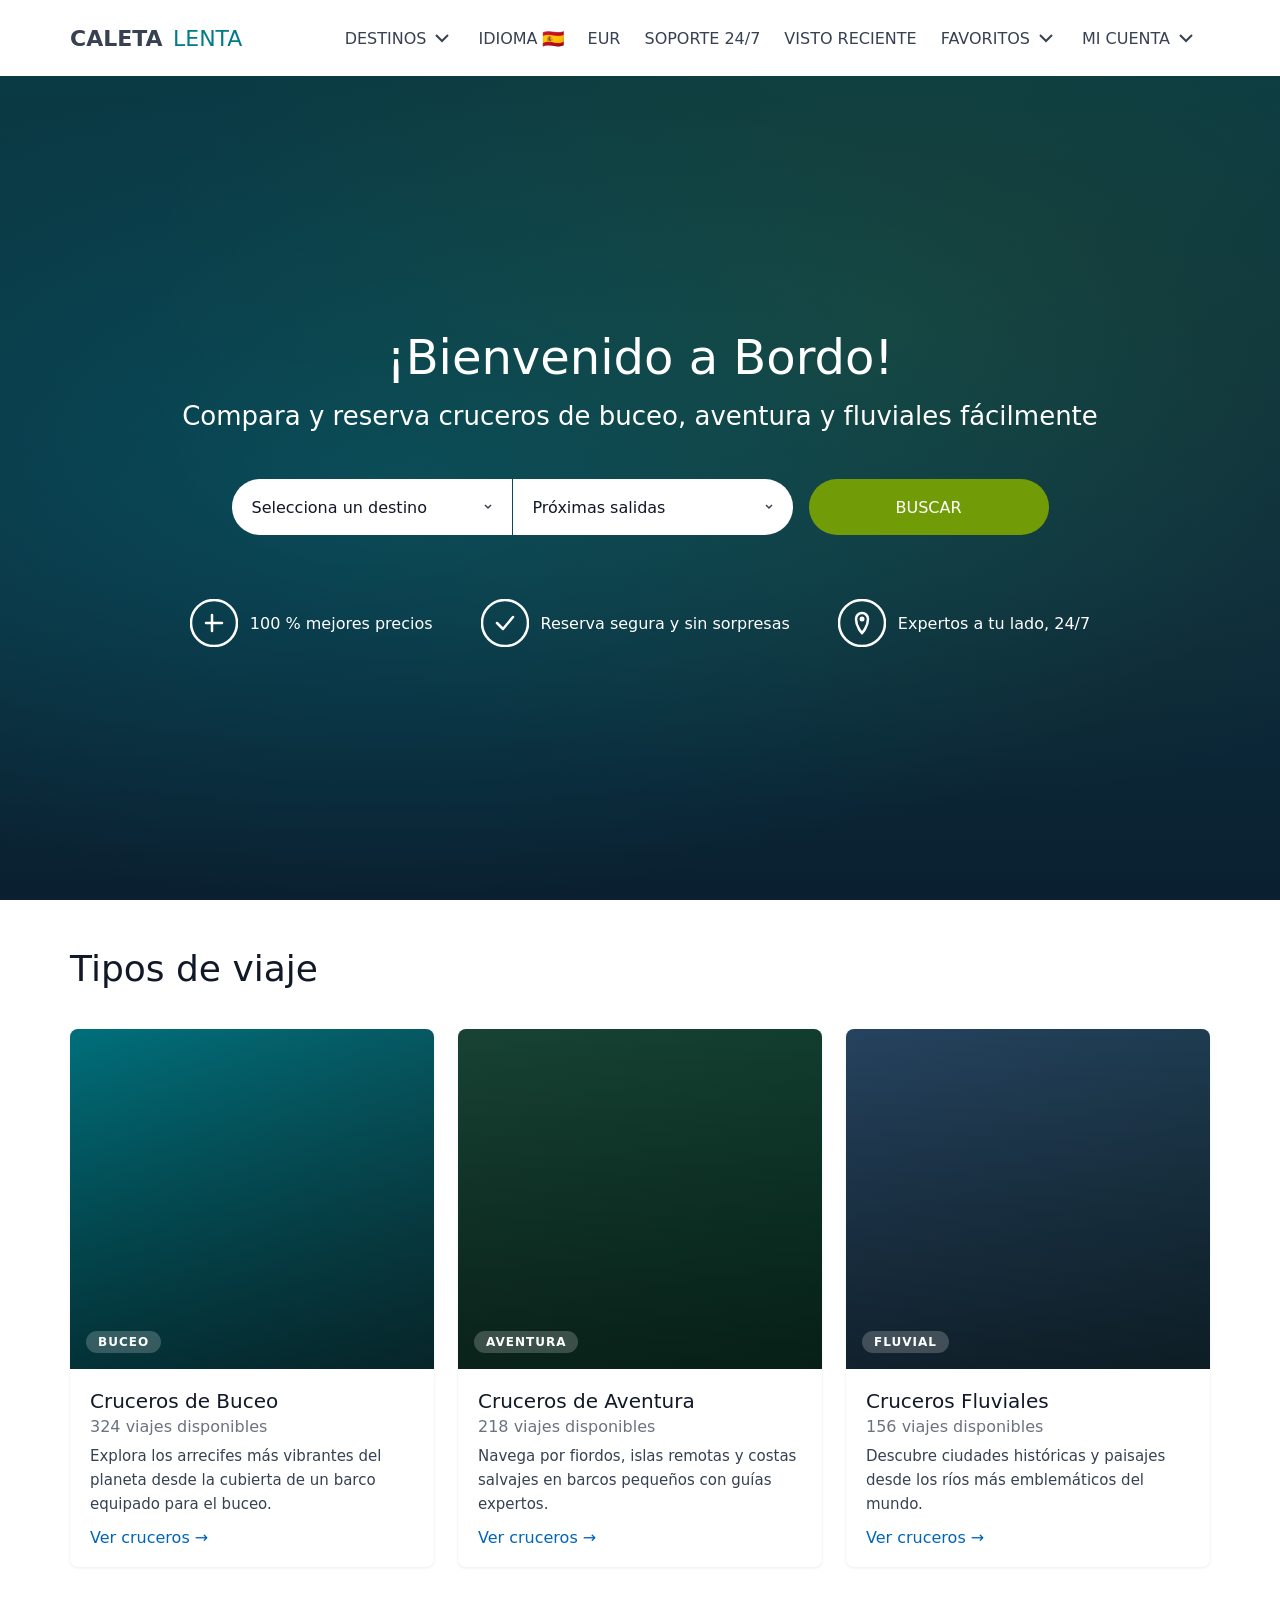
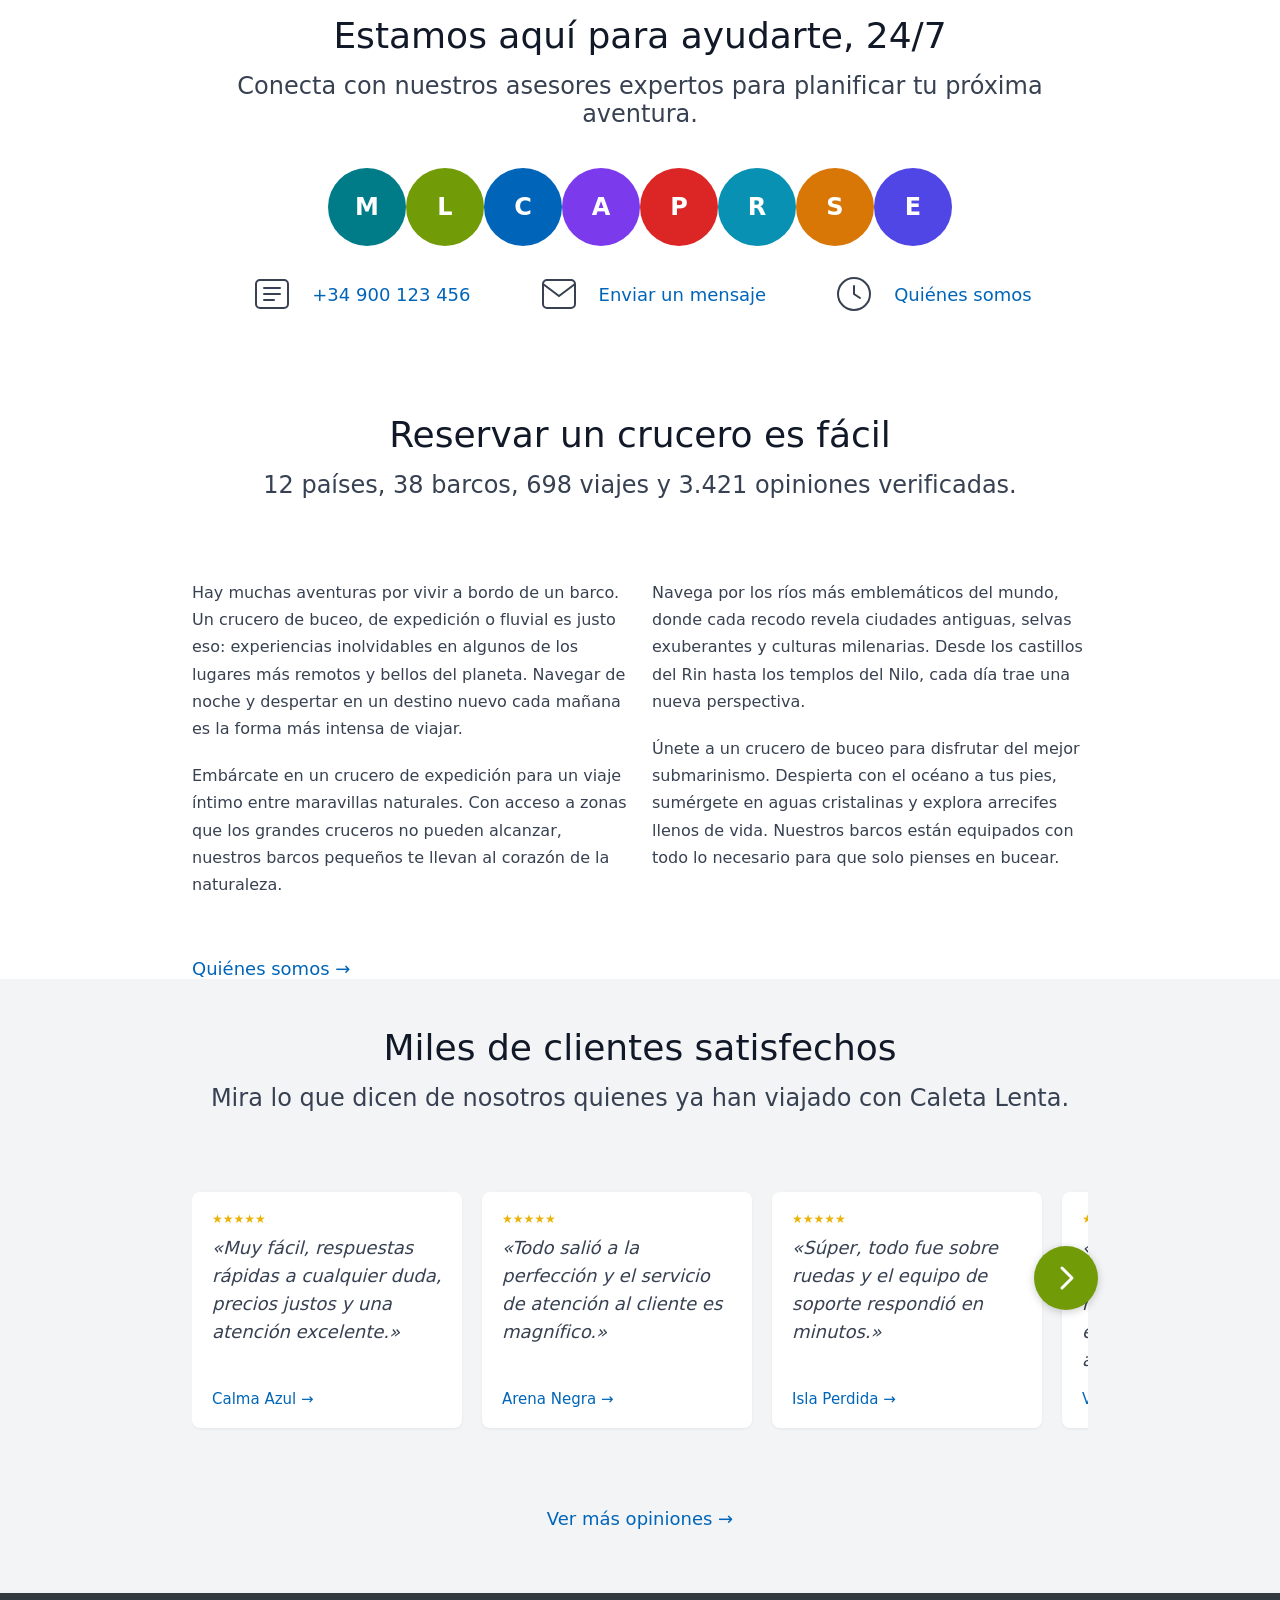
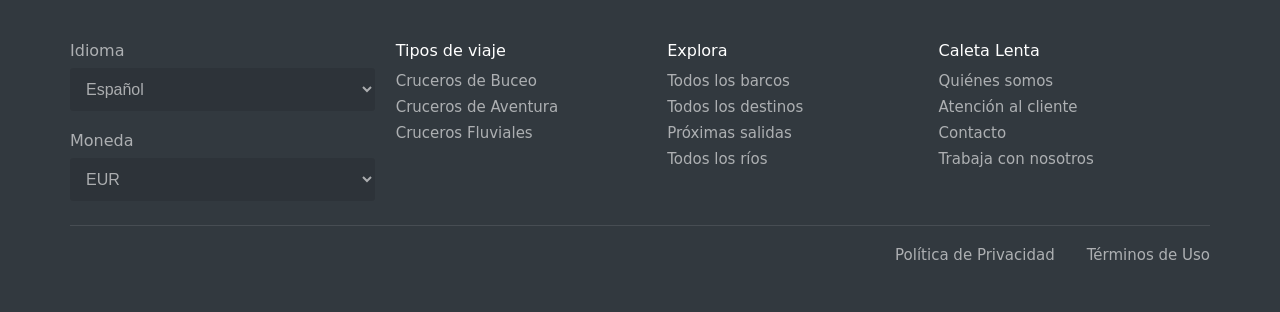
<file: demos/caleta-lenta/app/index.html>
<!DOCTYPE html>
<html lang="es">
<head>
<meta charset="UTF-8">
<meta name="viewport" content="width=device-width, initial-scale=1.0">
<title>Caleta Lenta — Cruceros de Buceo y Aventura</title>
<link rel="stylesheet" href="styles.css">
</head>
<body>

<header class="header">
  <div class="header__inner">
    <a href="index.html" class="header__logo" aria-label="Caleta Lenta — Inicio">
      <svg class="header__logo-svg" viewBox="0 0 206 30" width="206" height="30"><text x="0" y="23" font-family="ui-sans-serif, system-ui, sans-serif" font-weight="700" font-size="22" fill="#374151">CALETA</text><text x="103" y="23" font-family="ui-sans-serif, system-ui, sans-serif" font-weight="400" font-size="22" fill="#007c89">LENTA</text></svg>
    </a>
    <nav class="header__nav">
      <div class="header__dd">
        <button class="header__nav-btn header__dd-btn" data-dd="destinos">DESTINOS <svg width="24" height="24" viewBox="0 0 24 24" fill="none" stroke="#374151" stroke-width="2"><polyline points="6 9 12 15 18 9"/></svg></button>
        <div class="header__dd-panel" id="dd-destinos">
          <div class="dd-grid">
            <div class="dd-col">
              <h4 class="dd-title">Cruceros de Buceo</h4>
              <a href="trips.html" class="dd-link">Mar Rojo</a>
              <a href="trips.html" class="dd-link">Islas Galápagos</a>
              <a href="trips.html" class="dd-link">Maldivas</a>
              <a href="trips.html" class="dd-link">Raja Ampat</a>
              <a href="trips.html" class="dd-link">Tailandia</a>
              <a href="trips.html" class="dd-link">Filipinas</a>
              <a href="trips.html" class="dd-link">Gran Barrera de Coral</a>
              <a href="trips.html" class="dd-link">Caribe</a>
            </div>
            <div class="dd-col">
              <h4 class="dd-title">Cruceros de Aventura</h4>
              <a href="trips.html" class="dd-link">Galápagos</a>
              <a href="trips.html" class="dd-link">Antártida</a>
              <a href="trips.html" class="dd-link">Croacia</a>
              <a href="trips.html" class="dd-link">Alaska</a>
              <a href="trips.html" class="dd-link">Grecia</a>
              <a href="trips.html" class="dd-link">Ártico</a>
              <a href="trips.html" class="dd-link">Noruega</a>
              <a href="trips.html" class="dd-link">Australia</a>
            </div>
            <div class="dd-col">
              <h4 class="dd-title">Cruceros Fluviales</h4>
              <a href="trips.html" class="dd-link">Danubio</a>
              <a href="trips.html" class="dd-link">Nilo</a>
              <a href="trips.html" class="dd-link">Amazonas</a>
              <a href="trips.html" class="dd-link">Rin</a>
              <a href="trips.html" class="dd-link">Mekong</a>
              <a href="trips.html" class="dd-link">Sena</a>
              <a href="trips.html" class="dd-link">Duero</a>
              <a href="trips.html" class="dd-link">Mississippi</a>
            </div>
            <div class="dd-col dd-col--help">
              <h4 class="dd-title">¿Necesitas ayuda?</h4>
              <a href="inquiry.html" class="dd-link dd-link--cta">Contáctanos</a>
            </div>
          </div>
        </div>
      </div>
      <div class="header__dd">
        <button class="header__nav-btn header__dd-btn" data-dd="idioma">IDIOMA <span class="header__flag">🇪🇸</span></button>
        <div class="header__dd-panel header__dd-panel--sm" id="dd-idioma">
          <a href="#" class="dd-link dd-link--item">Español</a>
          <a href="#" class="dd-link dd-link--item">English</a>
          <a href="#" class="dd-link dd-link--item">Français</a>
          <a href="#" class="dd-link dd-link--item">Deutsch</a>
          <a href="#" class="dd-link dd-link--item">Italiano</a>
        </div>
      </div>
      <div class="header__dd">
        <button class="header__nav-btn header__dd-btn" data-dd="moneda">EUR</button>
        <div class="header__dd-panel header__dd-panel--sm" id="dd-moneda">
          <a href="#" class="dd-link dd-link--item">EUR — Euro</a>
          <a href="#" class="dd-link dd-link--item">USD — Dólar</a>
          <a href="#" class="dd-link dd-link--item">GBP — Libra</a>
          <a href="#" class="dd-link dd-link--item">MXN — Peso mexicano</a>
          <a href="#" class="dd-link dd-link--item">COP — Peso colombiano</a>
        </div>
      </div>
      <div class="header__dd">
        <button class="header__nav-btn header__dd-btn" data-dd="soporte">SOPORTE 24/7</button>
        <div class="header__dd-panel header__dd-panel--sm" id="dd-soporte">
          <a href="tel:+34900123456" class="dd-link dd-link--item">+34 900 123 456</a>
          <a href="inquiry.html" class="dd-link dd-link--item">Enviar un mensaje</a>
          <a href="#" class="dd-link dd-link--item">Quiénes somos</a>
        </div>
      </div>
      <button class="header__nav-btn">VISTO RECIENTE</button>
      <button class="header__nav-btn">FAVORITOS <svg width="24" height="24" viewBox="0 0 24 24" fill="none" stroke="#374151" stroke-width="2"><polyline points="6 9 12 15 18 9"/></svg></button>
      <button class="header__nav-btn">MI CUENTA <svg width="24" height="24" viewBox="0 0 24 24" fill="none" stroke="#374151" stroke-width="2"><polyline points="6 9 12 15 18 9"/></svg></button>
    </nav>
    <button class="header__hamburger" id="hamburger" aria-label="Abrir menú" aria-expanded="false">
      <span class="header__hamburger-bar"></span>
      <span class="header__hamburger-bar"></span>
      <span class="header__hamburger-bar"></span>
    </button>
  </div>
</header>

<main>
  <section class="hero">
    <div class="hero__bg"></div>
    <div class="hero__content">
      <h1 class="hero__title">¡Bienvenido a Bordo!</h1>
      <p class="hero__subtitle">Compara y reserva cruceros de buceo, aventura y fluviales fácilmente</p>
      <div class="hero__search">
        <button class="hero__dd-btn hero__dd-btn--left" id="hero-dest-btn">
          Selecciona un destino
          <svg width="8" height="10" viewBox="0 0 8 10"><path d="M1 3L4 6L7 3" stroke="#374151" stroke-width="1.5" fill="none"/></svg>
        </button>
        <div class="hero__dd-panel" id="hero-dest-menu">
          <a href="trips.html" class="hero__dd-link">Mar Rojo</a>
          <a href="trips.html" class="hero__dd-link">Maldivas</a>
          <a href="trips.html" class="hero__dd-link">Galápagos</a>
          <a href="trips.html" class="hero__dd-link">Raja Ampat</a>
          <a href="trips.html" class="hero__dd-link">Tailandia</a>
          <a href="trips.html" class="hero__dd-link">Caribe</a>
        </div>
        <button class="hero__dd-btn hero__dd-btn--right" id="hero-date-btn">
          Próximas salidas
          <svg width="8" height="10" viewBox="0 0 8 10"><path d="M1 3L4 6L7 3" stroke="#374151" stroke-width="1.5" fill="none"/></svg>
        </button>
        <div class="hero__dd-panel" id="hero-date-menu" style="left:280px;">
          <a href="trips.html" class="hero__dd-link">Enero 2027</a>
          <a href="trips.html" class="hero__dd-link">Febrero 2027</a>
          <a href="trips.html" class="hero__dd-link">Marzo 2027</a>
          <a href="trips.html" class="hero__dd-link">Abril 2027</a>
          <a href="trips.html" class="hero__dd-link">Mayo 2027</a>
          <a href="trips.html" class="hero__dd-link">Junio 2027</a>
        </div>
        <a href="trips.html" class="hero__search-btn">BUSCAR</a>
      </div>
      <ul class="hero__bullets">
        <li class="hero__bullet">
          <svg width="48" height="48" viewBox="0 0 48 48" fill="none"><circle cx="24" cy="24" r="23" stroke="white" stroke-width="2.5"/><path d="M22 16v16M16 24h16" stroke="white" stroke-width="2.5" stroke-linecap="round"/></svg>
          <span>100 % mejores precios</span>
        </li>
        <li class="hero__bullet">
          <svg width="48" height="48" viewBox="0 0 48 48" fill="none"><circle cx="24" cy="24" r="23" stroke="white" stroke-width="2.5"/><path d="M16 24l6 6 10-12" stroke="white" stroke-width="2.5" stroke-linecap="round" stroke-linejoin="round"/></svg>
          <span>Reserva segura y sin sorpresas</span>
        </li>
        <li class="hero__bullet">
          <svg width="48" height="48" viewBox="0 0 48 48" fill="none"><circle cx="24" cy="24" r="23" stroke="white" stroke-width="2.5"/><path d="M18 20a6 6 0 1112 0c0 8-6 14-6 14s-6-6-6-14z" stroke="white" stroke-width="2.5"/><circle cx="24" cy="20" r="2.5" fill="white"/></svg>
          <span>Expertos a tu lado, 24/7</span>
        </li>
      </ul>
    </div>
  </section>

  <section class="section section--white">
    <div class="section__inner">
      <h2 class="section__heading section__heading--left">Tipos de viaje</h2>
      <div class="card-row">
        <a href="trips.html" class="card">
          <div class="card__img card__img--diving"><span class="card__label">BUCEO</span></div>
          <div class="card__body">
            <h3 class="card__title">Cruceros de Buceo</h3>
            <p class="card__count">324 viajes disponibles</p>
            <p class="card__desc">Explora los arrecifes más vibrantes del planeta desde la cubierta de un barco equipado para el buceo.</p>
            <span class="card__link">Ver cruceros →</span>
          </div>
        </a>
        <a href="trips.html" class="card">
          <div class="card__img card__img--adventure"><span class="card__label">AVENTURA</span></div>
          <div class="card__body">
            <h3 class="card__title">Cruceros de Aventura</h3>
            <p class="card__count">218 viajes disponibles</p>
            <p class="card__desc">Navega por fiordos, islas remotas y costas salvajes en barcos pequeños con guías expertos.</p>
            <span class="card__link">Ver cruceros →</span>
          </div>
        </a>
        <a href="trips.html" class="card">
          <div class="card__img card__img--river"><span class="card__label">FLUVIAL</span></div>
          <div class="card__body">
            <h3 class="card__title">Cruceros Fluviales</h3>
            <p class="card__count">156 viajes disponibles</p>
            <p class="card__desc">Descubre ciudades históricas y paisajes desde los ríos más emblemáticos del mundo.</p>
            <span class="card__link">Ver cruceros →</span>
          </div>
        </a>
      </div>
    </div>
  </section>

  <section class="section section--help">
    <div class="section__inner section__inner--narrow">
      <h2 class="section__heading">Estamos aquí para ayudarte, 24/7</h2>
      <p class="section__subtitle">Conecta con nuestros asesores expertos para planificar tu próxima aventura.</p>
      <div class="avatars">
        <div class="avatar" style="background:#007c89;">M</div>
        <div class="avatar" style="background:#729c07;">L</div>
        <div class="avatar" style="background:#0065b8;">C</div>
        <div class="avatar" style="background:#7c3aed;">A</div>
        <div class="avatar" style="background:#dc2626;">P</div>
        <div class="avatar" style="background:#0891b2;">R</div>
        <div class="avatar" style="background:#d97706;">S</div>
        <div class="avatar" style="background:#4f46e5;">E</div>
      </div>
      <div class="help-links">
        <div class="help-link">
          <svg width="48" height="48" viewBox="0 0 48 48" fill="none"><rect x="8" y="10" width="32" height="28" rx="4" stroke="#374151" stroke-width="2"/><path d="M16 18h16M16 24h16M16 30h10" stroke="#374151" stroke-width="2" stroke-linecap="round"/></svg>
          <a href="tel:+34900123456" class="help-link__text">+34 900 123 456</a>
        </div>
        <div class="help-link">
          <svg width="48" height="48" viewBox="0 0 48 48" fill="none"><rect x="8" y="10" width="32" height="28" rx="4" stroke="#374151" stroke-width="2"/><path d="M8 14l16 12 16-12" stroke="#374151" stroke-width="2"/></svg>
          <button class="help-link__text help-link__text--btn">Enviar un mensaje</button>
        </div>
        <div class="help-link">
          <svg width="48" height="48" viewBox="0 0 48 48" fill="none"><circle cx="24" cy="24" r="16" stroke="#374151" stroke-width="2"/><path d="M24 16v8l6 4" stroke="#374151" stroke-width="2" stroke-linecap="round"/></svg>
          <a href="#" class="help-link__text">Quiénes somos</a>
        </div>
      </div>
    </div>
  </section>

  <section class="section section--white">
    <div class="section__inner section__inner--narrow">
      <h2 class="section__heading">Reservar un crucero es fácil</h2>
      <p class="section__subtitle">12 países, 38 barcos, 698 viajes y 3.421 opiniones verificadas.</p>
      <div class="two-col">
        <div class="two-col__col">
          <p>Hay muchas aventuras por vivir a bordo de un barco. Un crucero de buceo, de expedición o fluvial es justo eso: experiencias inolvidables en algunos de los lugares más remotos y bellos del planeta. Navegar de noche y despertar en un destino nuevo cada mañana es la forma más intensa de viajar.</p>
          <p>Embárcate en un crucero de expedición para un viaje íntimo entre maravillas naturales. Con acceso a zonas que los grandes cruceros no pueden alcanzar, nuestros barcos pequeños te llevan al corazón de la naturaleza.</p>
        </div>
        <div class="two-col__col">
          <p>Navega por los ríos más emblemáticos del mundo, donde cada recodo revela ciudades antiguas, selvas exuberantes y culturas milenarias. Desde los castillos del Rin hasta los templos del Nilo, cada día trae una nueva perspectiva.</p>
          <p>Únete a un crucero de buceo para disfrutar del mejor submarinismo. Despierta con el océano a tus pies, sumérgete en aguas cristalinas y explora arrecifes llenos de vida. Nuestros barcos están equipados con todo lo necesario para que solo pienses en bucear.</p>
        </div>
      </div>
      <a href="#" class="section__cta">Quiénes somos →</a>
    </div>
  </section>

  <section class="section section--reviews">
    <div class="section__inner section__inner--narrow reviews-wrap">
      <h2 class="section__heading">Miles de clientes satisfechos</h2>
      <p class="section__subtitle">Mira lo que dicen de nosotros quienes ya han viajado con Caleta Lenta.</p>
      <div class="reviews-scroll" id="reviews-scroll">
        <div class="review">
          <div class="review__stars">★★★★★</div>
          <p class="review__quote">«Muy fácil, respuestas rápidas a cualquier duda, precios justos y una atención excelente.»</p>
          <a href="boats.html" class="review__boat">Calma Azul →</a>
        </div>
        <div class="review">
          <div class="review__stars">★★★★★</div>
          <p class="review__quote">«Todo salió a la perfección y el servicio de atención al cliente es magnífico.»</p>
          <a href="boats.html" class="review__boat">Arena Negra →</a>
        </div>
        <div class="review">
          <div class="review__stars">★★★★★</div>
          <p class="review__quote">«Súper, todo fue sobre ruedas y el equipo de soporte respondió en minutos.»</p>
          <a href="boats.html" class="review__boat">Isla Perdida →</a>
        </div>
        <div class="review">
          <div class="review__stars">★★★★★</div>
          <p class="review__quote">«Reservar fue sencillísimo y las recomendaciones del equipo fueron de gran ayuda.»</p>
          <a href="boats.html" class="review__boat">Viento Sur →</a>
        </div>
        <div class="review">
          <div class="review__stars">★★★★★</div>
          <p class="review__quote">«La mejor experiencia de buceo que he tenido. El barco, impecable. El equipo, de primera.»</p>
          <a href="boats.html" class="review__boat">Calma Azul →</a>
        </div>
        <div class="review">
          <div class="review__stars">★★★★★</div>
          <p class="review__quote">«Comunicación muy clara y transparente. Volveré a reservar con ellos sin duda.»</p>
          <a href="boats.html" class="review__boat">Arena Negra →</a>
        </div>
      </div>
      <button class="review-arrow" id="review-next" aria-label="Siguiente opinión">
        <svg width="40" height="40" viewBox="0 0 40 40" fill="none"><path d="M16 10l10 10-10 10" stroke="#ffffff" stroke-width="3" stroke-linecap="round" stroke-linejoin="round"/></svg>
      </button>
      <div class="section__cta-wrap">
        <a href="#" class="section__cta">Ver más opiniones →</a>
      </div>
    </div>
  </section>
</main>

<footer class="footer">
  <div class="footer__inner">
    <div class="footer__cols">
      <div class="footer__col">
        <label class="footer__select-label" for="footer-lang">Idioma</label>
        <select class="footer__select" id="footer-lang">
          <option>Español</option><option>English</option><option>Français</option><option>Deutsch</option><option>Italiano</option>
        </select>
        <label class="footer__select-label" for="footer-currency">Moneda</label>
        <select class="footer__select" id="footer-currency">
          <option>EUR</option><option>USD</option><option>GBP</option><option>MXN</option><option>COP</option>
        </select>
      </div>
      <div class="footer__col">
        <h4 class="footer__col-title">Tipos de viaje</h4>
        <a href="trips.html" class="footer__link">Cruceros de Buceo</a>
        <a href="trips.html" class="footer__link">Cruceros de Aventura</a>
        <a href="trips.html" class="footer__link">Cruceros Fluviales</a>
      </div>
      <div class="footer__col">
        <h4 class="footer__col-title">Explora</h4>
        <a href="boats.html" class="footer__link">Todos los barcos</a>
        <a href="trips.html" class="footer__link">Todos los destinos</a>
        <a href="trips.html" class="footer__link">Próximas salidas</a>
        <a href="trips.html" class="footer__link">Todos los ríos</a>
      </div>
      <div class="footer__col">
        <h4 class="footer__col-title">Caleta Lenta</h4>
        <a href="#" class="footer__link">Quiénes somos</a>
        <a href="inquiry.html" class="footer__link">Atención al cliente</a>
        <a href="inquiry.html" class="footer__link">Contacto</a>
        <a href="inquiry.html" class="footer__link">Trabaja con nosotros</a>
      </div>
    </div>
    <div class="footer__bottom">
      <a href="#" class="footer__legal">Política de Privacidad</a>
      <a href="#" class="footer__legal">Términos de Uso</a>
    </div>
  </div>
</footer>

<div class="mobile-menu" id="mobile-menu">
  <div class="mobile-menu__backdrop"></div>
  <div class="mobile-menu__panel">
    <button class="mobile-menu__close" id="mobile-close" aria-label="Cerrar menú">&times;</button>
    <nav class="mobile-menu__nav">
      <a href="boats.html" class="mobile-menu__link">Ver barcos</a>
      <a href="trips.html" class="mobile-menu__link">Ver viajes</a>
      <a href="inquiry.html" class="mobile-menu__link">Contacto</a>
      <hr class="mobile-menu__sep">
      <a href="#" class="mobile-menu__link">Destinos</a>
      <a href="#" class="mobile-menu__link">Idioma: Español</a>
      <a href="#" class="mobile-menu__link">Moneda: EUR</a>
      <a href="#" class="mobile-menu__link">Soporte 24/7</a>
      <a href="#" class="mobile-menu__link">Favoritos</a>
      <a href="#" class="mobile-menu__link">Mi cuenta</a>
    </nav>
  </div>
</div>

<script src="script.js"></script>
</body>
</html>
</file>
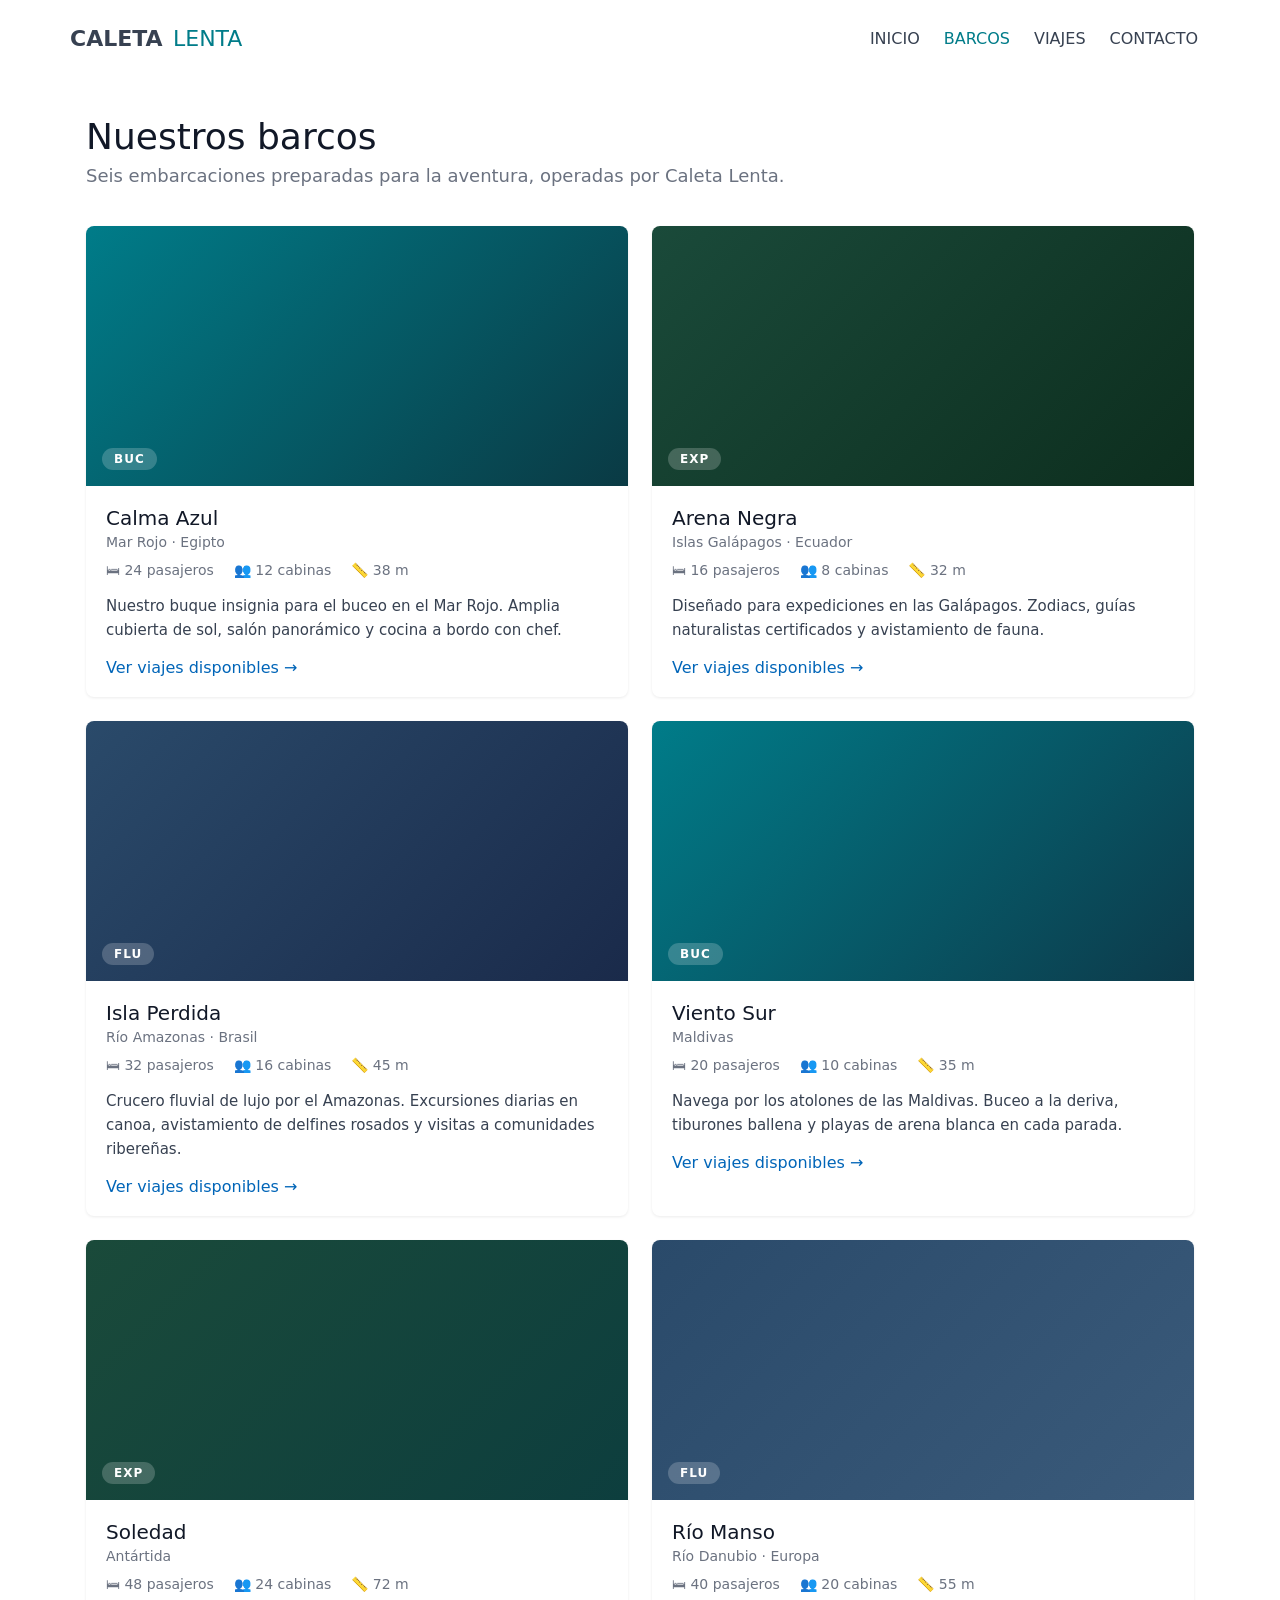
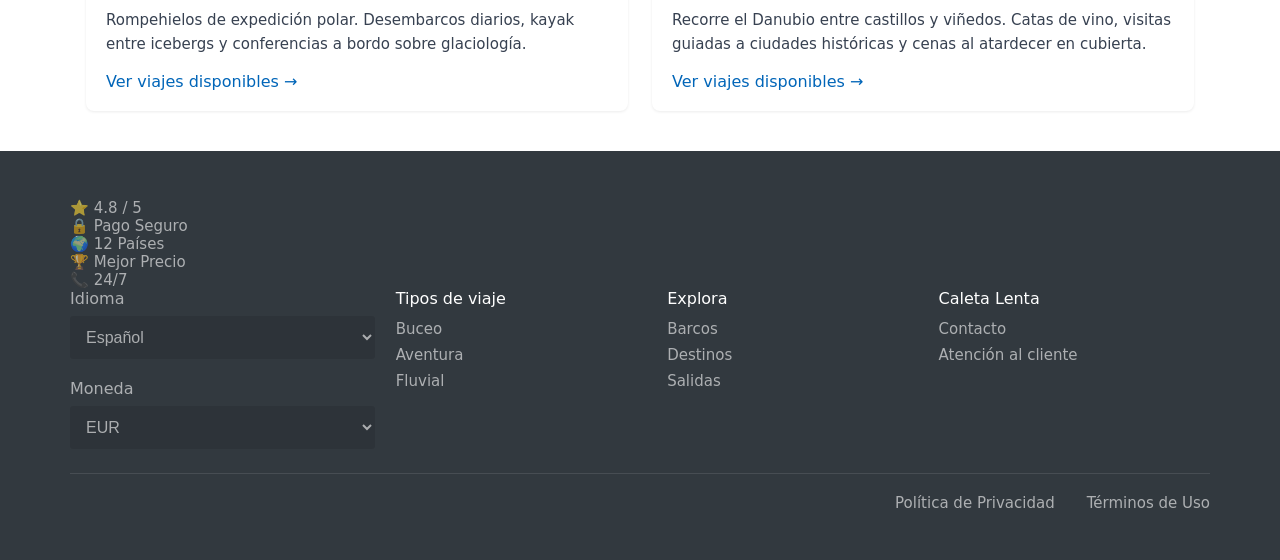
<file: demos/caleta-lenta/app/boats.html>
<!DOCTYPE html>
<html lang="es">
<head>
<meta charset="UTF-8">
<meta name="viewport" content="width=device-width, initial-scale=1.0">
<title>Barcos — Caleta Lenta</title>
<link rel="stylesheet" href="styles.css">
</head>
<body>

<header class="header" id="header">
  <div class="header__inner">
    <a href="index.html" class="header__logo" aria-label="Caleta Lenta — Inicio">
      <svg class="header__logo-svg" viewBox="0 0 206 30" width="206" height="30" fill="none" xmlns="http://www.w3.org/2000/svg">
        <text x="0" y="23" font-family="ui-sans-serif, system-ui, sans-serif" font-weight="700" font-size="22" fill="#374151">CALETA</text>
        <text x="103" y="23" font-family="ui-sans-serif, system-ui, sans-serif" font-weight="400" font-size="22" fill="#007c89">LENTA</text>
      </svg>
    </a>
    <nav class="header__nav">
      <a href="index.html" class="header__nav-btn">INICIO</a>
      <a href="boats.html" class="header__nav-btn" style="color:#007c89">BARCOS</a>
      <a href="trips.html" class="header__nav-btn">VIAJES</a>
      <a href="inquiry.html" class="header__nav-btn">CONTACTO</a>
    </nav>
    <button class="header__hamburger" id="hamburger" aria-label="Abrir menú">
      <span class="header__hamburger-bar"></span>
      <span class="header__hamburger-bar"></span>
      <span class="header__hamburger-bar"></span>
    </button>
  </div>
</header>

<main>
  <section class="page-section section--white">
    <div class="page-section__inner">
      <h1 class="page-heading">Nuestros barcos</h1>
      <p class="page-subheading">Seis embarcaciones preparadas para la aventura, operadas por Caleta Lenta.</p>
      <div class="boat-grid">
        <div class="boat-card">
          <div class="boat-card__img" style="background:linear-gradient(135deg,#007c89,#0a3a44);">
            <span class="boat-card__label">BUC</span>
          </div>
          <div class="boat-card__body">
            <h3 class="boat-card__name">Calma Azul</h3>
            <p class="boat-card__region">Mar Rojo · Egipto</p>
            <div class="boat-card__details">
              <span>🛏 24 pasajeros</span>
              <span>👥 12 cabinas</span>
              <span>📏 38 m</span>
            </div>
            <p class="boat-card__desc">Nuestro buque insignia para el buceo en el Mar Rojo. Amplia cubierta de sol, salón panorámico y cocina a bordo con chef.</p>
            <a href="trips.html" class="boat-card__link">Ver viajes disponibles →</a>
          </div>
        </div>
        <div class="boat-card">
          <div class="boat-card__img" style="background:linear-gradient(135deg,#1a4a3a,#0d2e1e);">
            <span class="boat-card__label">EXP</span>
          </div>
          <div class="boat-card__body">
            <h3 class="boat-card__name">Arena Negra</h3>
            <p class="boat-card__region">Islas Galápagos · Ecuador</p>
            <div class="boat-card__details">
              <span>🛏 16 pasajeros</span>
              <span>👥 8 cabinas</span>
              <span>📏 32 m</span>
            </div>
            <p class="boat-card__desc">Diseñado para expediciones en las Galápagos. Zodiacs, guías naturalistas certificados y avistamiento de fauna.</p>
            <a href="trips.html" class="boat-card__link">Ver viajes disponibles →</a>
          </div>
        </div>
        <div class="boat-card">
          <div class="boat-card__img" style="background:linear-gradient(135deg,#2a4a6a,#1a2a4a);">
            <span class="boat-card__label">FLU</span>
          </div>
          <div class="boat-card__body">
            <h3 class="boat-card__name">Isla Perdida</h3>
            <p class="boat-card__region">Río Amazonas · Brasil</p>
            <div class="boat-card__details">
              <span>🛏 32 pasajeros</span>
              <span>👥 16 cabinas</span>
              <span>📏 45 m</span>
            </div>
            <p class="boat-card__desc">Crucero fluvial de lujo por el Amazonas. Excursiones diarias en canoa, avistamiento de delfines rosados y visitas a comunidades ribereñas.</p>
            <a href="trips.html" class="boat-card__link">Ver viajes disponibles →</a>
          </div>
        </div>
        <div class="boat-card">
          <div class="boat-card__img" style="background:linear-gradient(135deg,#007c89,#0d3a4a);">
            <span class="boat-card__label">BUC</span>
          </div>
          <div class="boat-card__body">
            <h3 class="boat-card__name">Viento Sur</h3>
            <p class="boat-card__region">Maldivas</p>
            <div class="boat-card__details">
              <span>🛏 20 pasajeros</span>
              <span>👥 10 cabinas</span>
              <span>📏 35 m</span>
            </div>
            <p class="boat-card__desc">Navega por los atolones de las Maldivas. Buceo a la deriva, tiburones ballena y playas de arena blanca en cada parada.</p>
            <a href="trips.html" class="boat-card__link">Ver viajes disponibles →</a>
          </div>
        </div>
        <div class="boat-card">
          <div class="boat-card__img" style="background:linear-gradient(135deg,#1a4a3a,#0d3e3e);">
            <span class="boat-card__label">EXP</span>
          </div>
          <div class="boat-card__body">
            <h3 class="boat-card__name">Soledad</h3>
            <p class="boat-card__region">Antártida</p>
            <div class="boat-card__details">
              <span>🛏 48 pasajeros</span>
              <span>👥 24 cabinas</span>
              <span>📏 72 m</span>
            </div>
            <p class="boat-card__desc">Rompehielos de expedición polar. Desembarcos diarios, kayak entre icebergs y conferencias a bordo sobre glaciología.</p>
            <a href="trips.html" class="boat-card__link">Ver viajes disponibles →</a>
          </div>
        </div>
        <div class="boat-card">
          <div class="boat-card__img" style="background:linear-gradient(135deg,#2a4a6a,#3a5a7a);">
            <span class="boat-card__label">FLU</span>
          </div>
          <div class="boat-card__body">
            <h3 class="boat-card__name">Río Manso</h3>
            <p class="boat-card__region">Río Danubio · Europa</p>
            <div class="boat-card__details">
              <span>🛏 40 pasajeros</span>
              <span>👥 20 cabinas</span>
              <span>📏 55 m</span>
            </div>
            <p class="boat-card__desc">Recorre el Danubio entre castillos y viñedos. Catas de vino, visitas guiadas a ciudades históricas y cenas al atardecer en cubierta.</p>
            <a href="trips.html" class="boat-card__link">Ver viajes disponibles →</a>
          </div>
        </div>
      </div>
    </div>
  </section>
</main>

<footer class="footer">
  <div class="footer__inner">
    <div class="footer__badges">
      <div class="footer__badge">⭐ 4.8 / 5</div>
      <div class="footer__badge">🔒 Pago Seguro</div>
      <div class="footer__badge">🌍 12 Países</div>
      <div class="footer__badge">🏆 Mejor Precio</div>
      <div class="footer__badge">📞 24/7</div>
    </div>
    <div class="footer__cols">
      <div class="footer__col">
        <label class="footer__select-label" for="footer-lang">Idioma</label>
        <select class="footer__select" id="footer-lang">
          <option>Español</option><option>English</option><option>Français</option><option>Deutsch</option>
        </select>
        <label class="footer__select-label" for="footer-currency">Moneda</label>
        <select class="footer__select" id="footer-currency">
          <option>EUR</option><option>USD</option><option>GBP</option><option>MXN</option>
        </select>
      </div>
      <div class="footer__col">
        <h4 class="footer__col-title">Tipos de viaje</h4>
        <a href="trips.html" class="footer__link">Buceo</a>
        <a href="trips.html" class="footer__link">Aventura</a>
        <a href="trips.html" class="footer__link">Fluvial</a>
      </div>
      <div class="footer__col">
        <h4 class="footer__col-title">Explora</h4>
        <a href="boats.html" class="footer__link">Barcos</a>
        <a href="trips.html" class="footer__link">Destinos</a>
        <a href="trips.html" class="footer__link">Salidas</a>
      </div>
      <div class="footer__col">
        <h4 class="footer__col-title">Caleta Lenta</h4>
        <a href="inquiry.html" class="footer__link">Contacto</a>
        <a href="inquiry.html" class="footer__link">Atención al cliente</a>
      </div>
    </div>
    <div class="footer__bottom">
      <a href="#" class="footer__legal">Política de Privacidad</a>
      <a href="#" class="footer__legal">Términos de Uso</a>
    </div>
  </div>
</footer>

<div class="mobile-menu" id="mobile-menu">
  <div class="mobile-menu__backdrop"></div>
  <div class="mobile-menu__panel">
    <button class="mobile-menu__close" id="mobile-close">&times;</button>
    <nav class="mobile-menu__nav">
      <a href="index.html" class="mobile-menu__link">Inicio</a>
      <a href="boats.html" class="mobile-menu__link">Barcos</a>
      <a href="trips.html" class="mobile-menu__link">Viajes</a>
      <a href="inquiry.html" class="mobile-menu__link">Contacto</a>
    </nav>
  </div>
</div>

<script src="script.js"></script>
</body>
</html>
</file>
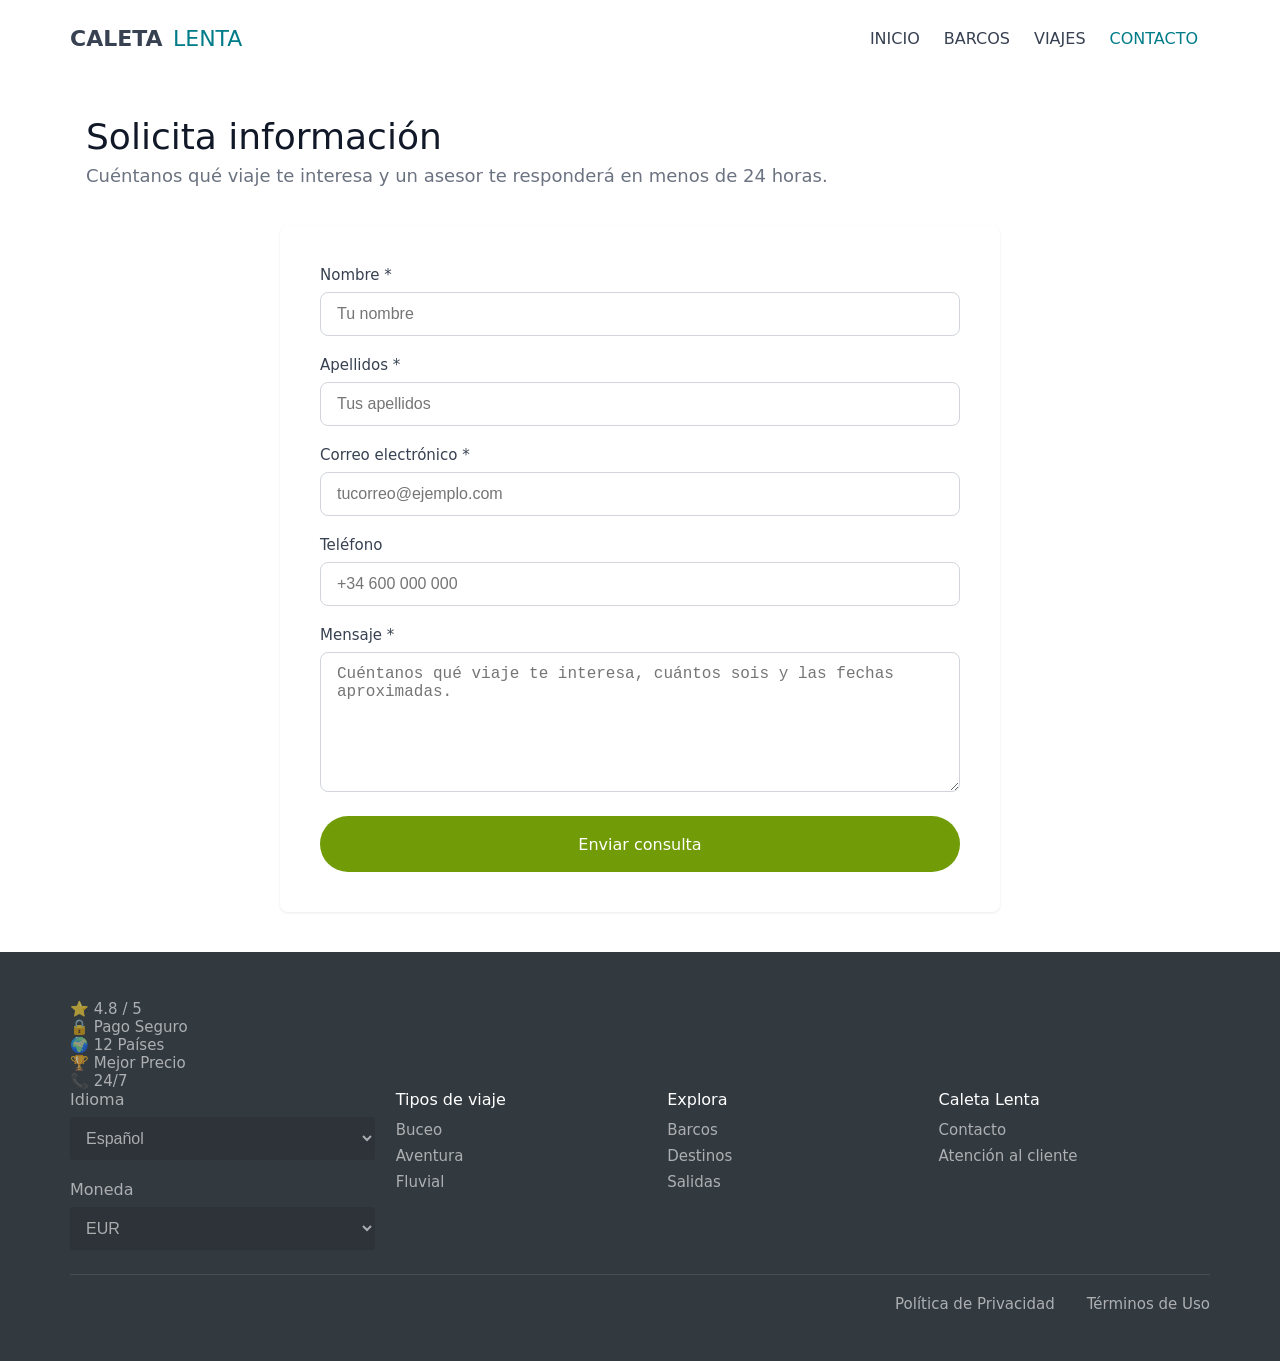
<file: demos/caleta-lenta/app/inquiry.html>
<!DOCTYPE html>
<html lang="es">
<head>
<meta charset="UTF-8">
<meta name="viewport" content="width=device-width, initial-scale=1.0">
<title>Contacto — Caleta Lenta</title>
<link rel="stylesheet" href="styles.css">
</head>
<body>

<header class="header" id="header">
  <div class="header__inner">
    <a href="index.html" class="header__logo" aria-label="Caleta Lenta — Inicio">
      <svg class="header__logo-svg" viewBox="0 0 206 30" width="206" height="30" fill="none" xmlns="http://www.w3.org/2000/svg">
        <text x="0" y="23" font-family="ui-sans-serif, system-ui, sans-serif" font-weight="700" font-size="22" fill="#374151">CALETA</text>
        <text x="103" y="23" font-family="ui-sans-serif, system-ui, sans-serif" font-weight="400" font-size="22" fill="#007c89">LENTA</text>
      </svg>
    </a>
    <nav class="header__nav">
      <a href="index.html" class="header__nav-btn">INICIO</a>
      <a href="boats.html" class="header__nav-btn">BARCOS</a>
      <a href="trips.html" class="header__nav-btn">VIAJES</a>
      <a href="inquiry.html" class="header__nav-btn" style="color:#007c89">CONTACTO</a>
    </nav>
    <button class="header__hamburger" id="hamburger" aria-label="Abrir menú">
      <span class="header__hamburger-bar"></span>
      <span class="header__hamburger-bar"></span>
      <span class="header__hamburger-bar"></span>
    </button>
  </div>
</header>

<main>
  <section class="page-section section--white">
    <div class="page-section__inner">
      <h1 class="page-heading">Solicita información</h1>
      <p class="page-subheading">Cuéntanos qué viaje te interesa y un asesor te responderá en menos de 24 horas.</p>

      <form class="inquiry-form" id="inquiry-form" novalidate>
        <div class="inquiry-form__field">
          <label class="inquiry-form__label" for="firstname">Nombre *</label>
          <input class="inquiry-form__input" type="text" id="firstname" name="firstname" required autocomplete="given-name" placeholder="Tu nombre">
        </div>
        <div class="inquiry-form__field">
          <label class="inquiry-form__label" for="lastname">Apellidos *</label>
          <input class="inquiry-form__input" type="text" id="lastname" name="lastname" required autocomplete="family-name" placeholder="Tus apellidos">
        </div>
        <div class="inquiry-form__field">
          <label class="inquiry-form__label" for="email">Correo electrónico *</label>
          <input class="inquiry-form__input" type="email" id="email" name="email" required autocomplete="email" placeholder="tucorreo@ejemplo.com">
        </div>
        <div class="inquiry-form__field">
          <label class="inquiry-form__label" for="phone">Teléfono</label>
          <input class="inquiry-form__input" type="tel" id="phone" name="phone" autocomplete="tel" placeholder="+34 600 000 000">
        </div>
        <div class="inquiry-form__field">
          <label class="inquiry-form__label" for="message">Mensaje *</label>
          <textarea class="inquiry-form__textarea" id="message" name="message" required placeholder="Cuéntanos qué viaje te interesa, cuántos sois y las fechas aproximadas."></textarea>
        </div>
        <button class="inquiry-form__submit" type="submit">Enviar consulta</button>
      </form>

      <div class="inquiry-form inquiry-form__confirm" id="inquiry-confirm">
        <h3>¡Consulta enviada!</h3>
        <p>Gracias por escribirnos. Un asesor de Caleta Lenta te responderá en menos de 24 horas.</p>
      </div>
    </div>
  </section>
</main>

<footer class="footer">
  <div class="footer__inner">
    <div class="footer__badges">
      <div class="footer__badge">⭐ 4.8 / 5</div>
      <div class="footer__badge">🔒 Pago Seguro</div>
      <div class="footer__badge">🌍 12 Países</div>
      <div class="footer__badge">🏆 Mejor Precio</div>
      <div class="footer__badge">📞 24/7</div>
    </div>
    <div class="footer__cols">
      <div class="footer__col">
        <label class="footer__select-label" for="footer-lang">Idioma</label>
        <select class="footer__select" id="footer-lang">
          <option>Español</option><option>English</option><option>Français</option><option>Deutsch</option>
        </select>
        <label class="footer__select-label" for="footer-currency">Moneda</label>
        <select class="footer__select" id="footer-currency">
          <option>EUR</option><option>USD</option><option>GBP</option><option>MXN</option>
        </select>
      </div>
      <div class="footer__col">
        <h4 class="footer__col-title">Tipos de viaje</h4>
        <a href="trips.html" class="footer__link">Buceo</a>
        <a href="trips.html" class="footer__link">Aventura</a>
        <a href="trips.html" class="footer__link">Fluvial</a>
      </div>
      <div class="footer__col">
        <h4 class="footer__col-title">Explora</h4>
        <a href="boats.html" class="footer__link">Barcos</a>
        <a href="trips.html" class="footer__link">Destinos</a>
        <a href="trips.html" class="footer__link">Salidas</a>
      </div>
      <div class="footer__col">
        <h4 class="footer__col-title">Caleta Lenta</h4>
        <a href="inquiry.html" class="footer__link">Contacto</a>
        <a href="inquiry.html" class="footer__link">Atención al cliente</a>
      </div>
    </div>
    <div class="footer__bottom">
      <a href="#" class="footer__legal">Política de Privacidad</a>
      <a href="#" class="footer__legal">Términos de Uso</a>
    </div>
  </div>
</footer>

<div class="mobile-menu" id="mobile-menu">
  <div class="mobile-menu__backdrop"></div>
  <div class="mobile-menu__panel">
    <button class="mobile-menu__close" id="mobile-close">&times;</button>
    <nav class="mobile-menu__nav">
      <a href="index.html" class="mobile-menu__link">Inicio</a>
      <a href="boats.html" class="mobile-menu__link">Barcos</a>
      <a href="trips.html" class="mobile-menu__link">Viajes</a>
      <a href="inquiry.html" class="mobile-menu__link">Contacto</a>
    </nav>
  </div>
</div>

<script src="script.js"></script>
</body>
</html>
</file>
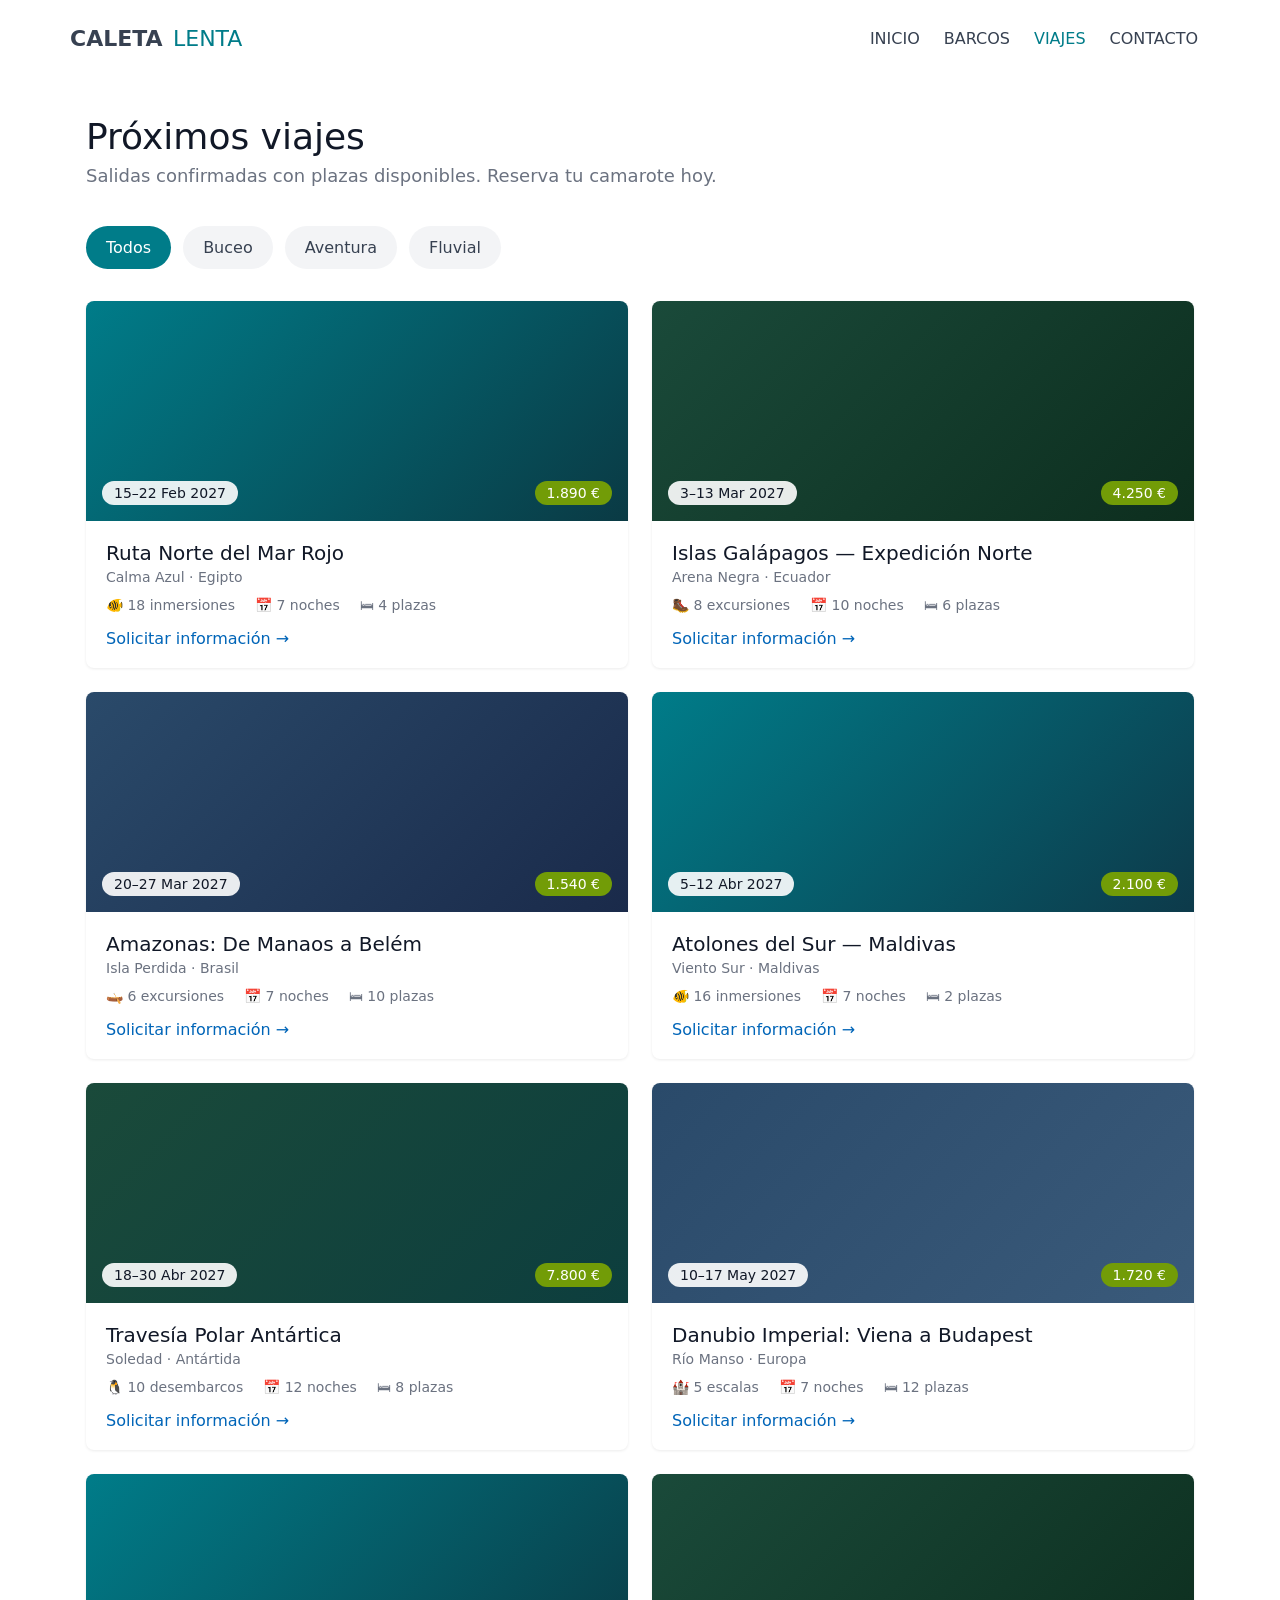
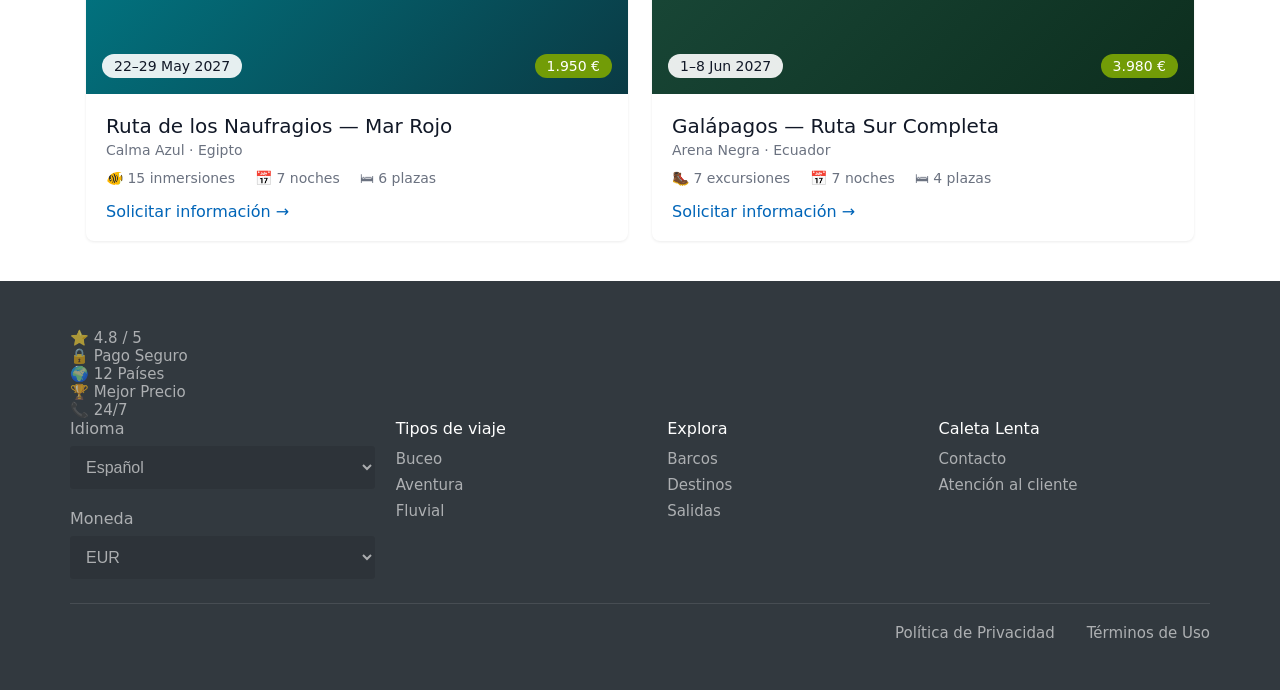
<file: demos/caleta-lenta/app/trips.html>
<!DOCTYPE html>
<html lang="es">
<head>
<meta charset="UTF-8">
<meta name="viewport" content="width=device-width, initial-scale=1.0">
<title>Viajes — Caleta Lenta</title>
<link rel="stylesheet" href="styles.css">
</head>
<body>

<header class="header" id="header">
  <div class="header__inner">
    <a href="index.html" class="header__logo" aria-label="Caleta Lenta — Inicio">
      <svg class="header__logo-svg" viewBox="0 0 206 30" width="206" height="30" fill="none" xmlns="http://www.w3.org/2000/svg">
        <text x="0" y="23" font-family="ui-sans-serif, system-ui, sans-serif" font-weight="700" font-size="22" fill="#374151">CALETA</text>
        <text x="103" y="23" font-family="ui-sans-serif, system-ui, sans-serif" font-weight="400" font-size="22" fill="#007c89">LENTA</text>
      </svg>
    </a>
    <nav class="header__nav">
      <a href="index.html" class="header__nav-btn">INICIO</a>
      <a href="boats.html" class="header__nav-btn">BARCOS</a>
      <a href="trips.html" class="header__nav-btn" style="color:#007c89">VIAJES</a>
      <a href="inquiry.html" class="header__nav-btn">CONTACTO</a>
    </nav>
    <button class="header__hamburger" id="hamburger" aria-label="Abrir menú">
      <span class="header__hamburger-bar"></span>
      <span class="header__hamburger-bar"></span>
      <span class="header__hamburger-bar"></span>
    </button>
  </div>
</header>

<main>
  <section class="page-section section--white">
    <div class="page-section__inner">
      <h1 class="page-heading">Próximos viajes</h1>
      <p class="page-subheading">Salidas confirmadas con plazas disponibles. Reserva tu camarote hoy.</p>
      <div class="trip-filters">
        <button class="trip-filter active">Todos</button>
        <button class="trip-filter">Buceo</button>
        <button class="trip-filter">Aventura</button>
        <button class="trip-filter">Fluvial</button>
      </div>
      <div class="trip-grid">
        <div class="trip-card">
          <div class="trip-card__img" style="background:linear-gradient(135deg,#007c89,#0a3a44);">
            <span class="trip-card__date">15–22 Feb 2027</span>
            <span class="trip-card__price">1.890 €</span>
          </div>
          <div class="trip-card__body">
            <h3 class="trip-card__title">Ruta Norte del Mar Rojo</h3>
            <p class="trip-card__boat">Calma Azul · Egipto</p>
            <div class="trip-card__meta">
              <span>🐠 18 inmersiones</span>
              <span>📅 7 noches</span>
              <span>🛏 4 plazas</span>
            </div>
            <a href="inquiry.html" class="trip-card__link">Solicitar información →</a>
          </div>
        </div>
        <div class="trip-card">
          <div class="trip-card__img" style="background:linear-gradient(135deg,#1a4a3a,#0d2e1e);">
            <span class="trip-card__date">3–13 Mar 2027</span>
            <span class="trip-card__price">4.250 €</span>
          </div>
          <div class="trip-card__body">
            <h3 class="trip-card__title">Islas Galápagos — Expedición Norte</h3>
            <p class="trip-card__boat">Arena Negra · Ecuador</p>
            <div class="trip-card__meta">
              <span>🥾 8 excursiones</span>
              <span>📅 10 noches</span>
              <span>🛏 6 plazas</span>
            </div>
            <a href="inquiry.html" class="trip-card__link">Solicitar información →</a>
          </div>
        </div>
        <div class="trip-card">
          <div class="trip-card__img" style="background:linear-gradient(135deg,#2a4a6a,#1a2a4a);">
            <span class="trip-card__date">20–27 Mar 2027</span>
            <span class="trip-card__price">1.540 €</span>
          </div>
          <div class="trip-card__body">
            <h3 class="trip-card__title">Amazonas: De Manaos a Belém</h3>
            <p class="trip-card__boat">Isla Perdida · Brasil</p>
            <div class="trip-card__meta">
              <span>🛶 6 excursiones</span>
              <span>📅 7 noches</span>
              <span>🛏 10 plazas</span>
            </div>
            <a href="inquiry.html" class="trip-card__link">Solicitar información →</a>
          </div>
        </div>
        <div class="trip-card">
          <div class="trip-card__img" style="background:linear-gradient(135deg,#007c89,#0d3a4a);">
            <span class="trip-card__date">5–12 Abr 2027</span>
            <span class="trip-card__price">2.100 €</span>
          </div>
          <div class="trip-card__body">
            <h3 class="trip-card__title">Atolones del Sur — Maldivas</h3>
            <p class="trip-card__boat">Viento Sur · Maldivas</p>
            <div class="trip-card__meta">
              <span>🐠 16 inmersiones</span>
              <span>📅 7 noches</span>
              <span>🛏 2 plazas</span>
            </div>
            <a href="inquiry.html" class="trip-card__link">Solicitar información →</a>
          </div>
        </div>
        <div class="trip-card">
          <div class="trip-card__img" style="background:linear-gradient(135deg,#1a4a3a,#0d3e3e);">
            <span class="trip-card__date">18–30 Abr 2027</span>
            <span class="trip-card__price">7.800 €</span>
          </div>
          <div class="trip-card__body">
            <h3 class="trip-card__title">Travesía Polar Antártica</h3>
            <p class="trip-card__boat">Soledad · Antártida</p>
            <div class="trip-card__meta">
              <span>🐧 10 desembarcos</span>
              <span>📅 12 noches</span>
              <span>🛏 8 plazas</span>
            </div>
            <a href="inquiry.html" class="trip-card__link">Solicitar información →</a>
          </div>
        </div>
        <div class="trip-card">
          <div class="trip-card__img" style="background:linear-gradient(135deg,#2a4a6a,#3a5a7a);">
            <span class="trip-card__date">10–17 May 2027</span>
            <span class="trip-card__price">1.720 €</span>
          </div>
          <div class="trip-card__body">
            <h3 class="trip-card__title">Danubio Imperial: Viena a Budapest</h3>
            <p class="trip-card__boat">Río Manso · Europa</p>
            <div class="trip-card__meta">
              <span>🏰 5 escalas</span>
              <span>📅 7 noches</span>
              <span>🛏 12 plazas</span>
            </div>
            <a href="inquiry.html" class="trip-card__link">Solicitar información →</a>
          </div>
        </div>
        <div class="trip-card">
          <div class="trip-card__img" style="background:linear-gradient(135deg,#007c89,#0a3a44);">
            <span class="trip-card__date">22–29 May 2027</span>
            <span class="trip-card__price">1.950 €</span>
          </div>
          <div class="trip-card__body">
            <h3 class="trip-card__title">Ruta de los Naufragios — Mar Rojo</h3>
            <p class="trip-card__boat">Calma Azul · Egipto</p>
            <div class="trip-card__meta">
              <span>🐠 15 inmersiones</span>
              <span>📅 7 noches</span>
              <span>🛏 6 plazas</span>
            </div>
            <a href="inquiry.html" class="trip-card__link">Solicitar información →</a>
          </div>
        </div>
        <div class="trip-card">
          <div class="trip-card__img" style="background:linear-gradient(135deg,#1a4a3a,#0d2e1e);">
            <span class="trip-card__date">1–8 Jun 2027</span>
            <span class="trip-card__price">3.980 €</span>
          </div>
          <div class="trip-card__body">
            <h3 class="trip-card__title">Galápagos — Ruta Sur Completa</h3>
            <p class="trip-card__boat">Arena Negra · Ecuador</p>
            <div class="trip-card__meta">
              <span>🥾 7 excursiones</span>
              <span>📅 7 noches</span>
              <span>🛏 4 plazas</span>
            </div>
            <a href="inquiry.html" class="trip-card__link">Solicitar información →</a>
          </div>
        </div>
      </div>
    </div>
  </section>
</main>

<footer class="footer">
  <div class="footer__inner">
    <div class="footer__badges">
      <div class="footer__badge">⭐ 4.8 / 5</div>
      <div class="footer__badge">🔒 Pago Seguro</div>
      <div class="footer__badge">🌍 12 Países</div>
      <div class="footer__badge">🏆 Mejor Precio</div>
      <div class="footer__badge">📞 24/7</div>
    </div>
    <div class="footer__cols">
      <div class="footer__col">
        <label class="footer__select-label" for="footer-lang">Idioma</label>
        <select class="footer__select" id="footer-lang">
          <option>Español</option><option>English</option><option>Français</option><option>Deutsch</option>
        </select>
        <label class="footer__select-label" for="footer-currency">Moneda</label>
        <select class="footer__select" id="footer-currency">
          <option>EUR</option><option>USD</option><option>GBP</option><option>MXN</option>
        </select>
      </div>
      <div class="footer__col">
        <h4 class="footer__col-title">Tipos de viaje</h4>
        <a href="trips.html" class="footer__link">Buceo</a>
        <a href="trips.html" class="footer__link">Aventura</a>
        <a href="trips.html" class="footer__link">Fluvial</a>
      </div>
      <div class="footer__col">
        <h4 class="footer__col-title">Explora</h4>
        <a href="boats.html" class="footer__link">Barcos</a>
        <a href="trips.html" class="footer__link">Destinos</a>
        <a href="trips.html" class="footer__link">Salidas</a>
      </div>
      <div class="footer__col">
        <h4 class="footer__col-title">Caleta Lenta</h4>
        <a href="inquiry.html" class="footer__link">Contacto</a>
        <a href="inquiry.html" class="footer__link">Atención al cliente</a>
      </div>
    </div>
    <div class="footer__bottom">
      <a href="#" class="footer__legal">Política de Privacidad</a>
      <a href="#" class="footer__legal">Términos de Uso</a>
    </div>
  </div>
</footer>

<div class="mobile-menu" id="mobile-menu">
  <div class="mobile-menu__backdrop"></div>
  <div class="mobile-menu__panel">
    <button class="mobile-menu__close" id="mobile-close">&times;</button>
    <nav class="mobile-menu__nav">
      <a href="index.html" class="mobile-menu__link">Inicio</a>
      <a href="boats.html" class="mobile-menu__link">Barcos</a>
      <a href="trips.html" class="mobile-menu__link">Viajes</a>
      <a href="inquiry.html" class="mobile-menu__link">Contacto</a>
    </nav>
  </div>
</div>

<script src="script.js"></script>
</body>
</html>
</file>
<file: demos/caleta-lenta/app/styles.css>
/* Caleta Lenta — Styles v3
   Matched to original capture.json measurements */
:root {
  --white: #ffffff;
  --grey-light: #f3f4f6;
  --teal: #007c89;
  --green: #729c07;
  --footer-bg: #32393f;
  --text-body: #374151;
  --text-muted: #6b7280;
  --text-heading: #111827;
  --text-link: #0065b8;
  --text-white: #ffffff;
  --text-white-dim: #ffffff99;
  --text-footer: #ffffff99;
  --text-footer-head: #ffffff;
  --radius-pill: 9999px;
  --radius-sm: 3px;
  --radius-md: 8px;
}

*, *::before, *::after { box-sizing: border-box; margin: 0; padding: 0; }
html { font-family: ui-sans-serif, system-ui, sans-serif, "Apple Color Emoji", "Segoe UI Emoji"; }
body { min-width: 320px; overflow-x: hidden; color: var(--text-body); background: var(--white); font-size: 16px; font-weight: 400; line-height: normal; }
a { color: inherit; text-decoration: none; }
ul { list-style: none; }
img { max-width: 100%; display: block; }
button { font: inherit; color: inherit; border: none; background: none; cursor: pointer; }

/* ===== HEADER ===== */
.header { background: var(--white); height: 76px; display: flex; align-items: center; z-index: 100; position: relative; width: 100%; }
.header__inner { width: 1140px; margin: 0 auto; display: flex; align-items: center; height: 100%; position: relative; }
.header__logo { display: flex; align-items: center; flex-shrink: 0; }
.header__logo-svg { display: block; }
.header__nav { display: flex; align-items: center; height: 100%; margin-left: auto; }
.header__nav > .header__dd { position: relative; height: 76px; display: flex; align-items: center; }
.header__dd-btn,
.header__nav > button.header__nav-btn,
.header__nav > a.header__nav-btn { font-size: 16px; font-weight: 400; color: var(--text-body); padding: 0 12px; height: 76px; display: flex; align-items: center; gap: 4px; white-space: nowrap; background: none; border: none; cursor: pointer; font-family: inherit; text-decoration: none; }
.header__dd-btn:hover,
.header__nav-btn:hover { color: var(--teal); }
.header__chevron { width: 24px; height: 24px; flex-shrink: 0; }
.header__flag { font-size: 18px; }
.header__hamburger { display: none; flex-direction: column; gap: 5px; padding: 12px; position: absolute; right: 0; }
.header__hamburger-bar { width: 22px; height: 2px; background: var(--text-body); border-radius: 1px; }

/* Header dropdown panels */
.header__dd-panel { display: none; position: absolute; top: 76px; left: 50%; transform: translateX(-50%); background: var(--white); box-shadow: rgba(0,0,0,0) 0 0 0 0, rgba(0,0,0,0) 0 0 0 0, rgb(206,212,218) 0 1px 0 0, rgba(0,0,0,0.24) 0 0 2px 1px; border-radius: 0 0 8px 8px; z-index: 99; padding: 20px 24px; min-width: 850px; }
.header__dd-panel.open { display: block; }
.header__dd-panel--sm { min-width: 220px; padding: 8px 0; left: 0; transform: none; }
.header__dd-panel--sm .dd-link--item { padding: 8px 20px; display: block; }
.dd-grid { display: flex; gap: 32px; }
.dd-col { flex: 1; display: flex; flex-direction: column; gap: 8px; }
.dd-col--help { flex: 0 0 auto; border-left: 1px solid var(--grey-light); padding-left: 20px; }
.dd-title { font-size: 16px; font-weight: 500; color: var(--text-heading); margin-bottom: 4px; }
.dd-link { font-size: 15px; color: var(--text-body); padding: 4px 0; display: block; }
.dd-link:hover { color: var(--teal); }
.dd-link--cta { color: var(--text-link); font-weight: 500; }
.dd-link--item { font-size: 15px; padding: 8px 20px; display: block; color: var(--text-body); }
.dd-link--item:hover { background: var(--grey-light); color: var(--teal); }

/* ===== MOBILE MENU ===== */
.mobile-menu { display: none; position: fixed; inset: 0; z-index: 200; }
.mobile-menu.open { display: block; }
.mobile-menu__backdrop { position: absolute; inset: 0; background: rgba(0,0,0,0.5); }
.mobile-menu__panel { position: absolute; top: 0; right: 0; width: 300px; height: 100%; background: var(--grey-light); padding: 20px; overflow-y: auto; }
.mobile-menu__close { font-size: 28px; line-height: 1; position: absolute; top: 16px; right: 16px; }
.mobile-menu__nav { margin-top: 48px; display: flex; flex-direction: column; gap: 16px; }
.mobile-menu__link { font-size: 16px; color: var(--text-body); padding: 8px 0; display: block; }
.mobile-menu__sep { border: none; border-top: 1px solid #d1d5db; }

/* ===== HERO ===== */
.hero { position: relative; height: 824px; display: flex; align-items: center; justify-content: center; overflow: hidden; }
.hero__bg { position: absolute; inset: 0; background: linear-gradient(180deg, #0a3a44 0%, #0d2e3e 60%, #0a2030 100%); }
.hero__bg::after { content: ''; position: absolute; inset: 0; background: radial-gradient(ellipse at 30% 50%, rgba(0,124,137,0.35) 0%, transparent 70%), radial-gradient(ellipse at 70% 30%, rgba(114,156,7,0.12) 0%, transparent 60%); }
.hero__content { position: relative; z-index: 1; text-align: center; display: flex; flex-direction: column; align-items: center; max-width: 1140px; padding: 0 16px; }
.hero__title { font-size: 48px; font-weight: 500; color: var(--text-white); margin-bottom: 16px; }
.hero__subtitle { font-size: 26px; font-weight: 400; color: var(--text-white); margin-bottom: 48px; }
.hero__search { display: flex; align-items: center; gap: 0; margin-bottom: 64px; position: relative; }
.hero__dd-btn { background: var(--white); font-size: 16px; color: var(--text-heading); padding: 0 20px; height: 56px; display: flex; align-items: center; gap: 8px; white-space: nowrap; min-width: 280px; justify-content: space-between; border: none; cursor: pointer; font-family: inherit; }
.hero__dd-btn--left { border-radius: var(--radius-pill) 0 0 var(--radius-pill); margin-right: 1px; }
.hero__dd-btn--right { border-radius: 0 var(--radius-pill) var(--radius-pill) 0; margin-right: 8px; }
.hero__dd-panel { display: none; position: absolute; top: 64px; left: 0; background: var(--white); border-radius: 8px; box-shadow: rgba(0,0,0,0) 0 0 0 0, rgba(0,0,0,0) 0 0 0 0, rgb(206,212,218) 0 1px 0 0, rgba(0,0,0,0.24) 0 0 2px 1px; min-width: 280px; z-index: 5; padding: 8px 0; }
.hero__dd-panel.open { display: block; }
.hero__dd-link { display: block; padding: 12px 20px; font-size: 16px; color: var(--text-body); }
.hero__dd-link:hover { background: var(--grey-light); }
.hero__search-btn { background: var(--green); color: var(--text-white); font-size: 16px; font-weight: 500; padding: 0 24px; height: 56px; border-radius: var(--radius-pill); display: flex; align-items: center; white-space: nowrap; width: 240px; justify-content: center; margin-left: 8px; }
.hero__search-btn:hover { background: #61850a; }
.hero__bullets { display: flex; gap: 48px; }
.hero__bullet { display: flex; align-items: center; gap: 12px; font-size: 16px; color: var(--text-white); }
.hero__bullet svg { flex-shrink: 0; }

/* ===== SECTIONS ===== */
.section--white { background: var(--white); padding-top: 48px; padding-bottom: 0; }
.section--help { background: var(--white); padding-top: 48px; padding-bottom: 48px; }
.section--reviews { background: var(--grey-light); padding: 48px 0 64px 0; }
.section__inner { width: 1140px; margin: 0 auto; }
.section__inner--narrow { width: 896px; }
.section__heading { font-size: 36px; font-weight: 400; color: var(--text-heading); text-align: center; margin: 0; }
.section__heading--left { text-align: left; }
.section__subtitle { font-size: 24px; font-weight: 300; color: var(--text-body); text-align: center; max-width: 896px; margin: 16px auto 40px auto; }
.section__cta { font-size: 18px; color: var(--text-link); font-weight: 400; display: inline-block; margin: 40px 0 0 0; }

/* Card row */
.card-row { display: flex; gap: 24px; padding-top: 40px; }
.card { flex: 1; min-width: 0; background: var(--white); border-radius: 8px; overflow: hidden; box-shadow: 0 1px 3px rgba(0,0,0,0.08); display: flex; flex-direction: column; }
.card:hover { box-shadow: 0 4px 12px rgba(0,0,0,0.12); }
.card__img { height: 340px; position: relative; display: flex; align-items: flex-end; justify-content: flex-start; padding: 16px; }
.card__img--diving { background: linear-gradient(180deg, rgba(0,0,0,0.1) 0%, rgba(0,0,0,0.5) 100%), linear-gradient(135deg, #007c89 0%, #0d4a52 100%); }
.card__img--adventure { background: linear-gradient(180deg, rgba(0,0,0,0.1) 0%, rgba(0,0,0,0.5) 100%), linear-gradient(135deg, #1a4a3a 0%, #0d3e2e 100%); }
.card__img--river { background: linear-gradient(180deg, rgba(0,0,0,0.1) 0%, rgba(0,0,0,0.5) 100%), linear-gradient(135deg, #2a4a6a 0%, #1a3a4a 100%); }
.card__label { background: rgba(255,255,255,0.2); color: var(--text-white); font-size: 12px; font-weight: 600; padding: 4px 12px; border-radius: var(--radius-pill); letter-spacing: 1px; }
.card__body { padding: 20px; flex: 1; display: flex; flex-direction: column; }
.card__title { font-size: 20px; font-weight: 500; color: var(--text-heading); margin-bottom: 4px; }
.card__count { font-size: 16px; color: var(--text-muted); margin-bottom: 8px; }
.card__desc { font-size: 15px; color: var(--text-body); line-height: 1.6; flex: 1; }
.card__link { font-size: 16px; color: var(--text-link); font-weight: 500; margin-top: 12px; display: inline-block; }

/* Two column */
.two-col { display: flex; gap: 24px; padding-top: 40px; }
.two-col__col { flex: 1; min-width: 0; width: 558px; }
.two-col__col p { font-size: 16px; line-height: 1.7; color: var(--text-body); margin-bottom: 20px; }

/* Help section */
.avatars { display: flex; justify-content: center; gap: 0; margin-bottom: 24px; }
.avatar { width: 78px; height: 78px; display: inline-flex; align-items: center; justify-content: center; color: var(--text-white); font-size: 24px; font-weight: 700; border-radius: 50%; }
.help-links { display: flex; justify-content: center; gap: 64px; }
.help-link { display: flex; align-items: center; gap: 16px; }
.help-link__text { font-size: 18px; color: var(--text-link); }
.help-link__text--btn { color: var(--text-link); cursor: pointer; font-size: 18px; }

/* Reviews */
.reviews-wrap { position: relative; }
.reviews-scroll { display: flex; gap: 20px; overflow-x: auto; scroll-snap-type: x mandatory; -webkit-overflow-scrolling: touch; padding-bottom: 8px; scrollbar-width: none; padding-top: 40px; }
.reviews-scroll::-webkit-scrollbar { display: none; }
.review { flex: 0 0 270px; scroll-snap-align: start; background: var(--white); border-radius: 8px; padding: 20px; box-shadow: 0 1px 3px rgba(0,0,0,0.06); display: flex; flex-direction: column; }
.review__stars { color: #eab308; font-size: 12px; margin-bottom: 8px; }
.review__quote { font-size: 18px; font-weight: 500; color: var(--text-body); line-height: 1.55; margin-bottom: 16px; font-style: italic; }
.review__boat { font-size: 15px; color: var(--text-link); margin-top: auto; display: block; }
.review-arrow { position: absolute; top: calc(50% - 32px); right: calc((100vw - 1140px) / 2 - 80px); width: 64px; height: 64px; border-radius: 50%; background: var(--green); display: flex; align-items: center; justify-content: center; box-shadow: 0 2px 8px rgba(0,0,0,0.2); z-index: 2; cursor: pointer; border: none; }
.review-arrow:hover { background: #61850a; }
.section__cta-wrap { text-align: center; margin-top: 32px; }

/* ===== FOOTER ===== */
.footer { background: var(--footer-bg); padding: 0; color: var(--text-footer); font-size: 15px; font-weight: 400; }
.footer__inner { width: 1140px; margin: 0 auto; padding: 48px 0; }
.footer__cols { display: flex; gap: 0; }
.footer__col { flex: 1; display: flex; flex-direction: column; gap: 8px; min-width: 0; }
.footer__col:first-child { flex: 1.2; }
.footer__select-label { font-size: 16px; color: var(--text-footer); display: block; }
.footer__select { background: rgba(0,0,0,0.1); color: var(--text-footer); border: none; padding: 12px; border-radius: var(--radius-sm); font-size: 16px; width: 100%; max-width: 305px; margin-bottom: 12px; }
.footer__logo-small { color: var(--text-footer); font-size: 15px; margin-top: 12px; }
.footer__logo-small strong { color: var(--text-white); margin-right: 4px; }
.footer__col-title { font-size: 16px; font-weight: 500; color: var(--text-white); margin-bottom: 4px; }
.footer__link { font-size: 15px; color: var(--text-footer); }
.footer__link:hover { color: var(--text-white); }
.footer__bottom { display: flex; justify-content: flex-end; gap: 32px; border-top: 1px solid rgba(255,255,255,0.1); padding-top: 20px; margin-top: 12px; }
.footer__legal { font-size: 15px; color: var(--text-footer); }
.footer__legal:hover { color: var(--text-white); }

/* ===== PAGE LAYOUTS ===== */
.page-section { padding: 40px 0; }
.page-section__inner { width: 1140px; margin: 0 auto; padding: 0 16px; }
.page-heading { font-size: 36px; font-weight: 400; color: var(--text-heading); margin-bottom: 8px; }
.page-subheading { font-size: 18px; color: var(--text-muted); margin-bottom: 40px; }
.boat-grid { display: grid; grid-template-columns: repeat(2, 1fr); gap: 24px; }
.boat-card { background: var(--white); border-radius: 8px; overflow: hidden; box-shadow: 0 1px 3px rgba(0,0,0,0.08); }
.boat-card__img { height: 260px; display: flex; align-items: flex-end; padding: 16px; }
.boat-card__label { background: rgba(255,255,255,0.2); color: var(--text-white); padding: 4px 12px; border-radius: var(--radius-pill); font-size: 12px; font-weight: 600; letter-spacing: 1px; }
.boat-card__body { padding: 20px; }
.boat-card__name { font-size: 20px; font-weight: 500; color: var(--text-heading); margin-bottom: 4px; }
.boat-card__region { font-size: 14px; color: var(--text-muted); margin-bottom: 12px; }
.boat-card__details { display: flex; gap: 20px; font-size: 14px; color: var(--text-muted); margin-bottom: 16px; }
.boat-card__desc { font-size: 15px; color: var(--text-body); line-height: 1.6; margin-bottom: 16px; }
.boat-card__link { font-size: 16px; color: var(--text-link); font-weight: 500; }

.trip-filters { display: flex; gap: 12px; margin-bottom: 32px; flex-wrap: wrap; }
.trip-filter { background: var(--grey-light); border: none; padding: 12px 20px; border-radius: var(--radius-pill); font-size: 16px; color: var(--text-body); cursor: pointer; }
.trip-filter.active { background: var(--teal); color: var(--text-white); }
.trip-grid { display: grid; grid-template-columns: repeat(2, 1fr); gap: 24px; }
.trip-card { background: var(--white); border-radius: 8px; overflow: hidden; box-shadow: 0 1px 3px rgba(0,0,0,0.08); }
.trip-card__img { height: 220px; display: flex; align-items: flex-end; justify-content: space-between; padding: 16px; }
.trip-card__date { background: rgba(255,255,255,0.9); color: var(--text-heading); padding: 4px 12px; border-radius: var(--radius-pill); font-size: 14px; font-weight: 500; }
.trip-card__price { background: var(--green); color: var(--text-white); padding: 4px 12px; border-radius: var(--radius-pill); font-size: 14px; font-weight: 500; }
.trip-card__body { padding: 20px; }
.trip-card__title { font-size: 20px; font-weight: 500; color: var(--text-heading); margin-bottom: 4px; }
.trip-card__boat { font-size: 14px; color: var(--text-muted); margin-bottom: 12px; }
.trip-card__meta { display: flex; gap: 20px; font-size: 14px; color: var(--text-muted); margin-bottom: 16px; }
.trip-card__link { font-size: 16px; color: var(--text-link); font-weight: 500; }

.inquiry-form { background: var(--white); border-radius: 8px; padding: 40px; box-shadow: 0 1px 3px rgba(0,0,0,0.08); max-width: 720px; margin: 0 auto; }
.inquiry-form__field { margin-bottom: 20px; }
.inquiry-form__label { display: block; font-size: 15px; font-weight: 500; color: var(--text-body); margin-bottom: 8px; }
.inquiry-form__input,
.inquiry-form__textarea { width: 100%; border: 1px solid #d1d5db; border-radius: 8px; padding: 12px 16px; font-size: 16px; color: var(--text-body); background: var(--white); }
.inquiry-form__input:focus,
.inquiry-form__textarea:focus { outline: none; border-color: var(--teal); box-shadow: 0 0 0 3px rgba(0,124,137,0.1); }
.inquiry-form__textarea { min-height: 140px; resize: vertical; }
.inquiry-form__submit { background: var(--green); color: var(--text-white); font-size: 16px; font-weight: 500; padding: 12px 32px; border-radius: var(--radius-pill); width: 100%; height: 56px; }
.inquiry-form__submit:hover { background: #61850a; }
.inquiry-form__confirm { display: none; text-align: center; padding: 48px 16px; }
.inquiry-form__confirm h3 { font-size: 24px; color: var(--teal); margin-bottom: 16px; }
.inquiry-form__confirm p { font-size: 18px; color: var(--text-body); }

/* ===== 768px BREAKPOINT ===== */
@media (max-width: 1023px) {
  .header__inner { width: 720px; }
  .hero__title { font-size: 48px; }
  .hero__subtitle { font-size: 26px; }
  .hero__search { flex-direction: column; gap: 8px; width: 100%; max-width: 500px; }
  .hero__dd-btn { width: 100%; border-radius: var(--radius-pill) !important; margin-right: 0 !important; min-width: 0; }
  .hero__dd-btn--left { border-radius: var(--radius-pill) !important; }
  .hero__dd-btn--right { border-radius: var(--radius-pill) !important; margin-right: 0; }
  .hero__search-btn { width: 100%; margin-left: 0; }
  .hero__bullets { flex-direction: column; gap: 20px; align-items: flex-start; }

  .section__inner { width: 720px; }
  .section__inner--narrow { width: 720px; }
  .section__heading { font-size: 36px; }
  .section__subtitle { font-size: 24px; }

  .card-row { flex-direction: column; gap: 24px; }
  .card { flex-direction: row; }
  .card__img { width: 200px; height: auto; flex-shrink: 0; }
  .card__body { padding: 16px; }

  .two-col { flex-direction: column; gap: 0; }
  .two-col__col { width: auto; }
  .two-col__col p { font-size: 16px; }

  .help-links { flex-direction: column; align-items: center; gap: 20px; }

  .reviews-wrap { width: 720px; margin: 0 auto; }
  .review-arrow { right: calc((100vw - 720px) / 2 - 32px); }

  .footer__inner { width: 720px; }
  .footer__cols { flex-wrap: wrap; gap: 32px; }
  .footer__col { flex: 1 1 40%; }

  .header__nav .header__nav-btn:nth-child(6),
  .header__nav > button.header__nav-btn:last-child { display: none; }

  .page-section__inner { width: 720px; }
  .boat-grid, .trip-grid { grid-template-columns: 1fr; }

  .header__dd-panel { min-width: 500px; }
  .dd-grid { flex-wrap: wrap; }
}

/* ===== 390px BREAKPOINT ===== */
@media (max-width: 639px) {
  .header { height: 56px; }
  .header__inner { width: 358px; padding: 0; justify-content: space-between; }
  .header__nav { display: none; }
  .header__hamburger { display: flex; }
  .header__logo-svg { width: 160px; height: 24px; }

  .hero { height: auto; padding: 40px 16px 48px 16px; }
  .hero__title { font-size: 36px; margin-bottom: 12px; }
  .hero__subtitle { font-size: 20px; margin-bottom: 32px; }
  .hero__search { flex-direction: column; gap: 8px; width: 100%; }
  .hero__dd-btn { width: 100%; border-radius: var(--radius-pill) !important; margin-right: 0 !important; min-width: 0; }
  .hero__dd-btn--left { border-radius: var(--radius-pill) !important; }
  .hero__dd-btn--right { border-radius: var(--radius-pill) !important; margin-right: 0; }
  .hero__search-btn { width: 100%; margin-left: 0; }
  .hero__bullets { flex-direction: column; gap: 16px; align-items: flex-start; }
  .hero__bullet { gap: 8px; font-size: 20px; }
  .hero__bullet svg { width: 36px; height: 36px; }

  .section--white { padding-top: 48px; }
  .section--help { padding-top: 48px; padding-bottom: 48px; }
  .section--reviews { padding: 48px 0 64px 0; }
  .section__inner { width: 358px; }
  .section__inner--narrow { width: 358px; }
  .section__heading { font-size: 36px; }
  .section__subtitle { font-size: 20px; }

  .card-row { flex-direction: column; gap: 16px; }
  .card { flex-direction: column; }
  .card__img { width: auto; height: 200px; }
  .card__title { font-size: 36px; }
  .card__count { font-size: 20px; }
  .card__desc { font-size: 20px; }
  .card__link { font-size: 20px; }

  .avatars { flex-wrap: wrap; justify-content: center; gap: 4px; }
  .avatar { width: 56px; height: 56px; font-size: 20px; }
  .help-links { flex-direction: column; align-items: flex-start; gap: 16px; padding: 0; }
  .help-link__text { font-size: 20px; }

  .two-col { flex-direction: column; }
  .two-col__col { width: auto; }
  .two-col__col p { font-size: 20px; margin-bottom: 20px; }

  .reviews-wrap { width: 358px; }
  .reviews-scroll { gap: 12px; }
  .review { flex: 0 0 270px; }
  .review__quote { font-size: 18px; }
  .review__boat { font-size: 15px; }
  .review-arrow { right: 4px; width: 48px; height: 48px; }

  .section__cta { font-size: 20px; }

  .footer__inner { width: 358px; padding: 48px 16px; }
  .footer__cols { flex-direction: column; gap: 32px; }
  .footer__col-title { font-size: 20px; }
  .footer__link { font-size: 20px; }
  .footer__select { font-size: 20px; max-width: 100%; }
  .footer__select-label { font-size: 20px; }
  .footer__bottom { justify-content: center; flex-wrap: wrap; gap: 24px; }
  .footer__legal { font-size: 20px; }

  .page-section__inner { width: 358px; }
  .boat-grid, .trip-grid { grid-template-columns: 1fr; }
  .page-heading { font-size: 36px; }
  .page-subheading { font-size: 20px; }

  .boat-card__name, .trip-card__title { font-size: 20px; }
  .boat-card__region, .boat-card__details, .boat-card__desc,
  .trip-card__boat, .trip-card__meta { font-size: 20px; }

  .inquiry-form { padding: 20px; }

  .header__dd-panel { min-width: 0; left: 0; right: 0; transform: none; }
  .dd-grid { flex-direction: column; }
}
</file>
